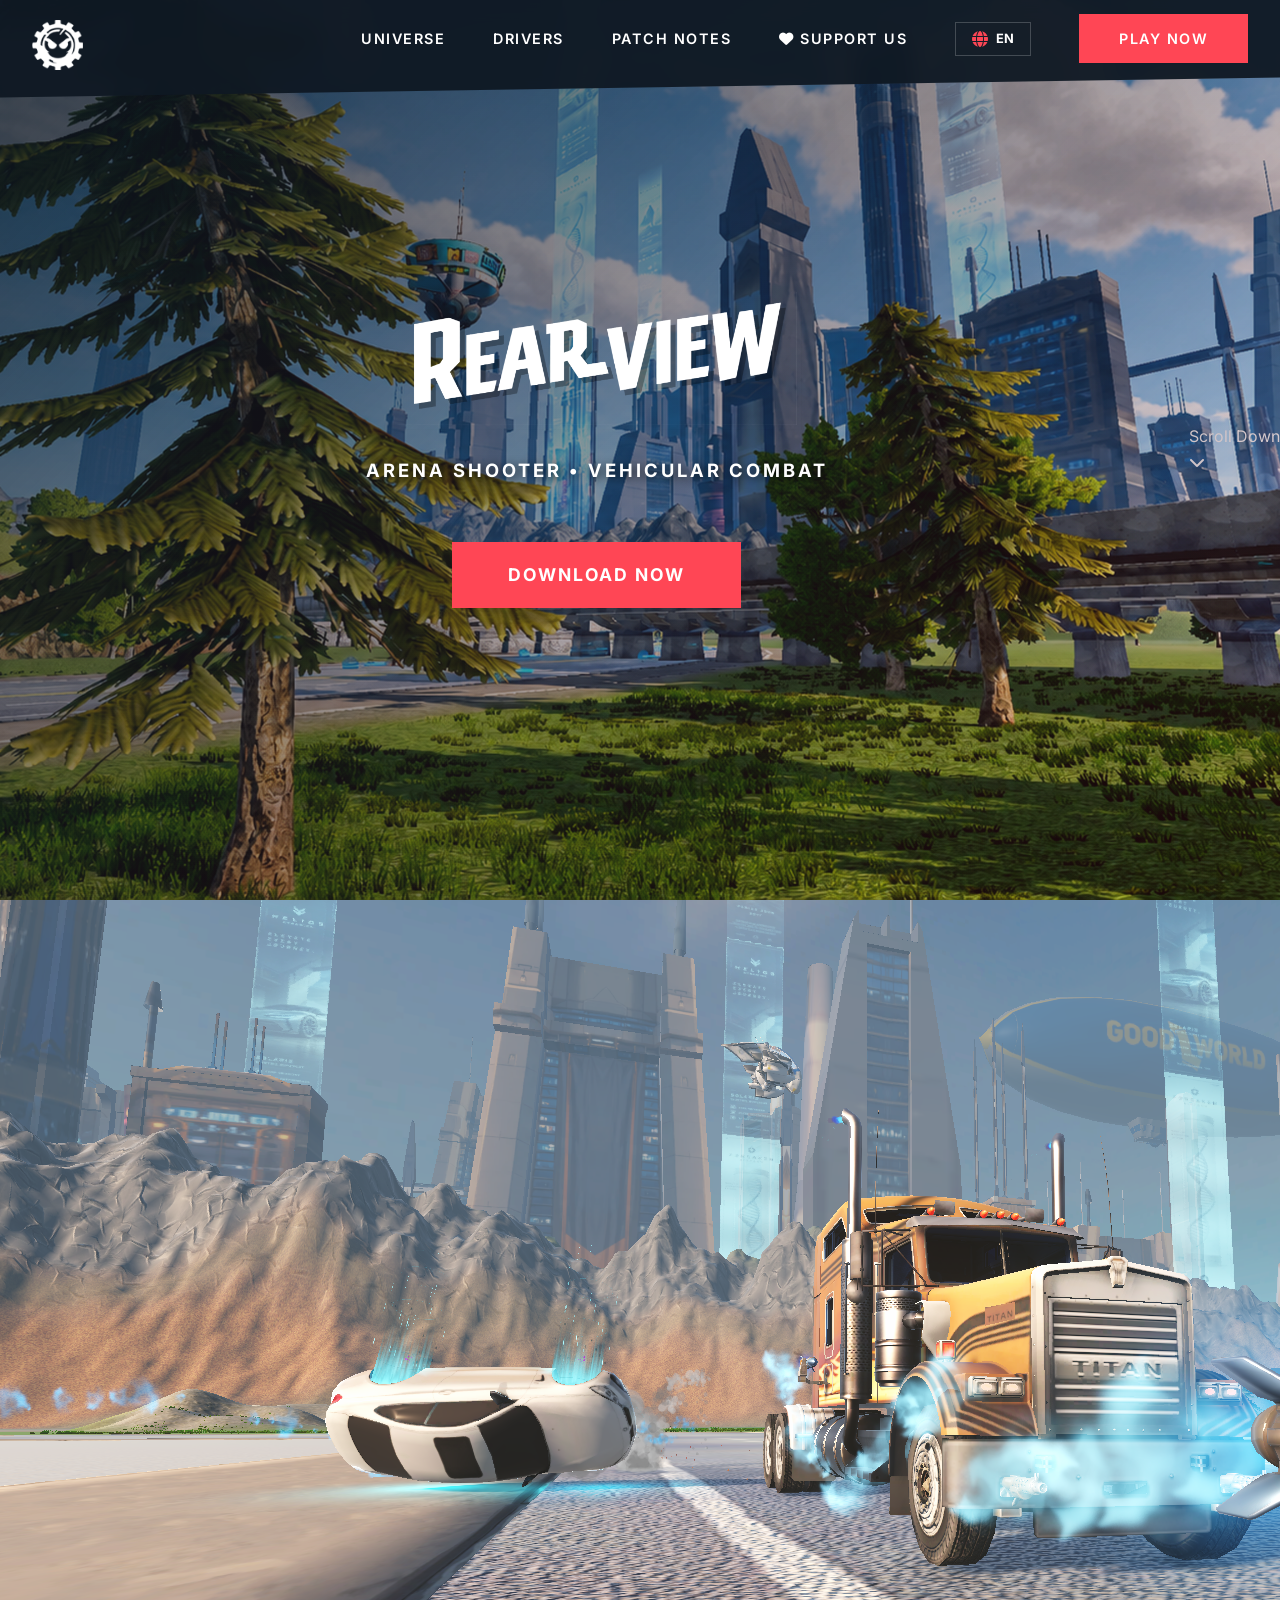
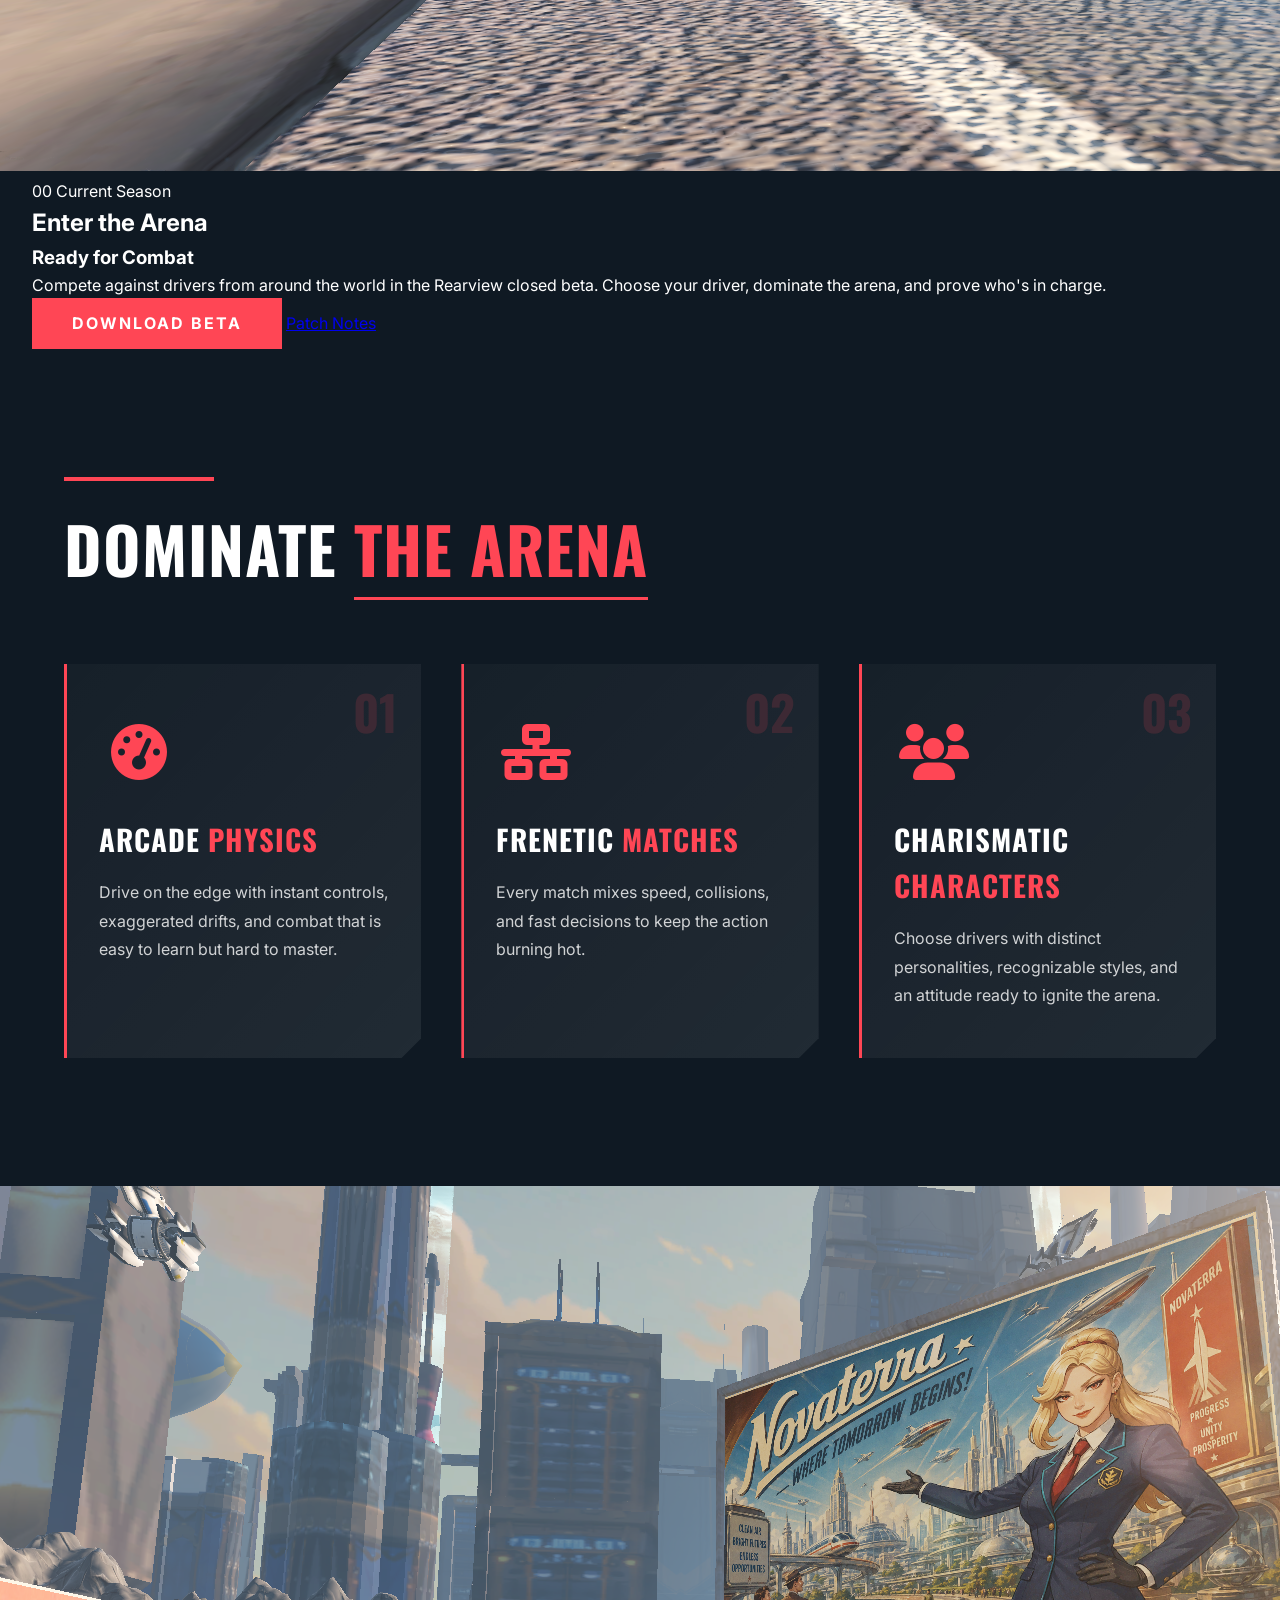
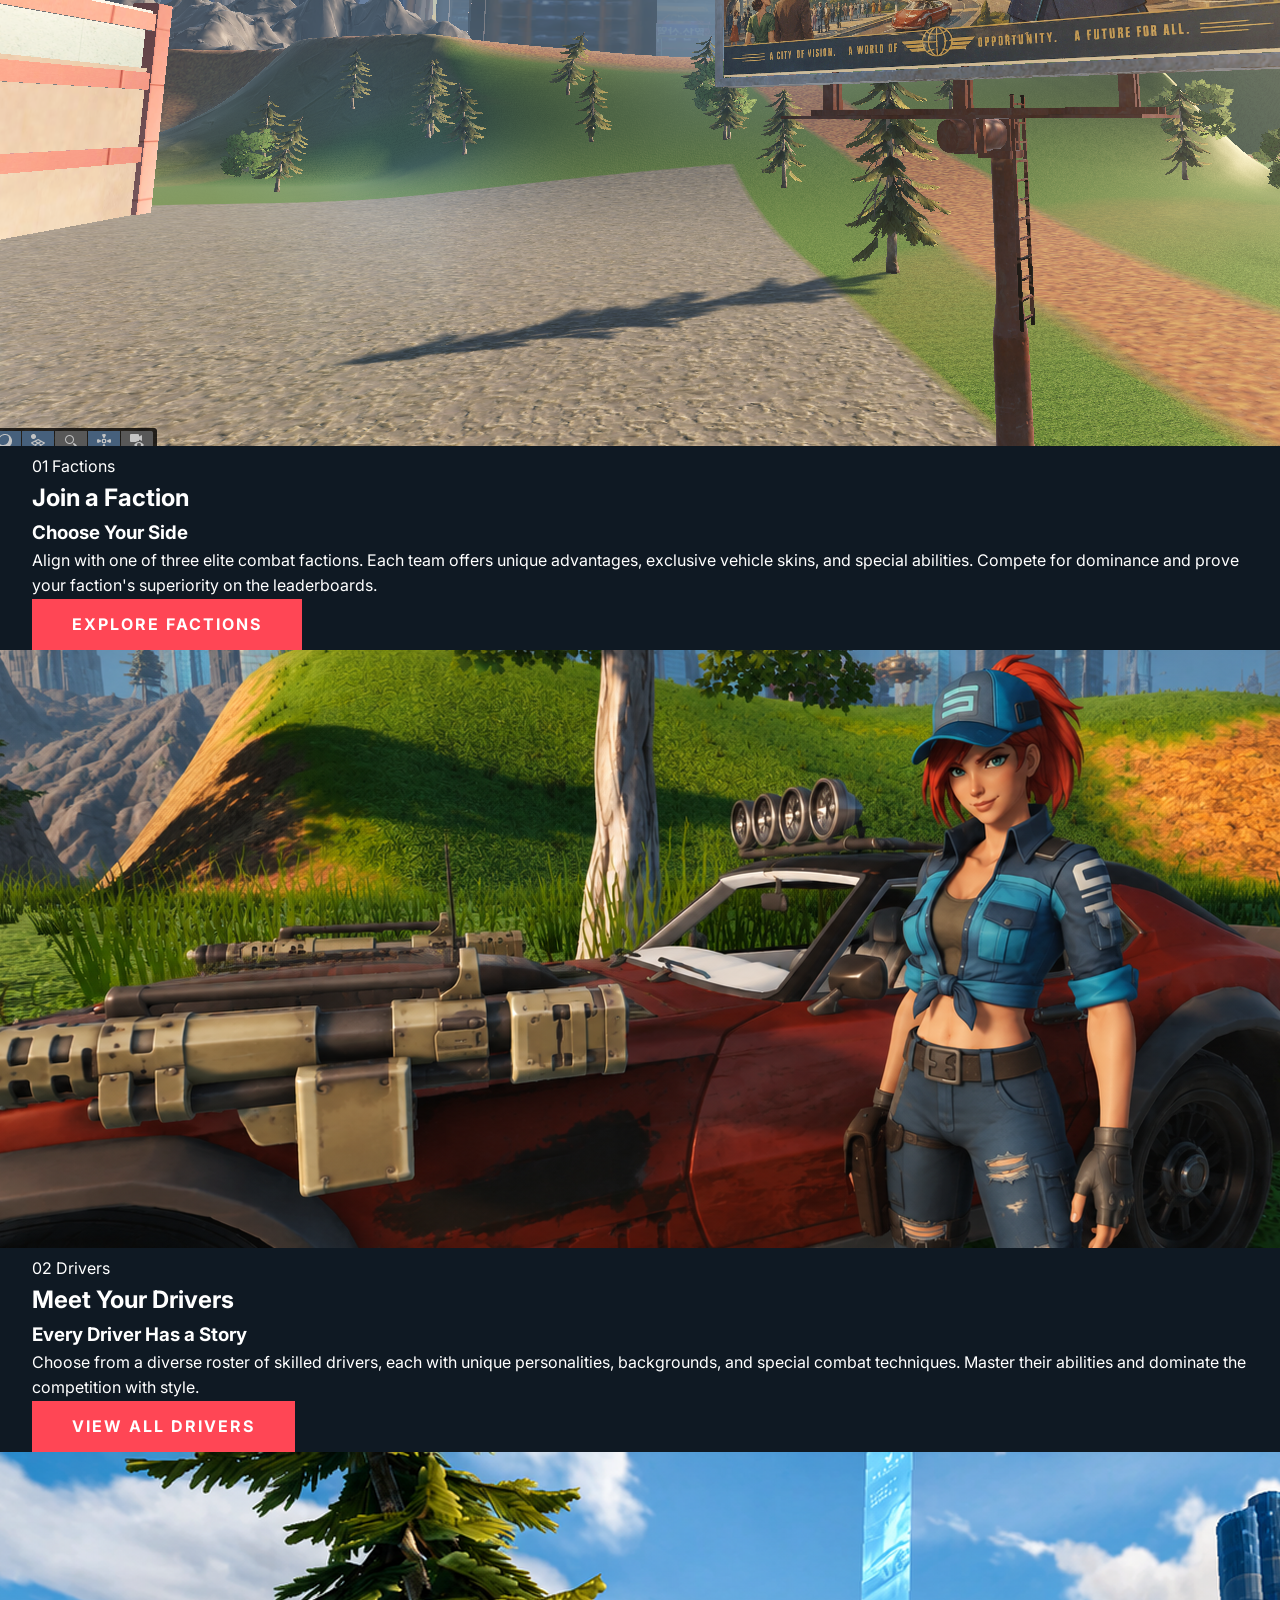
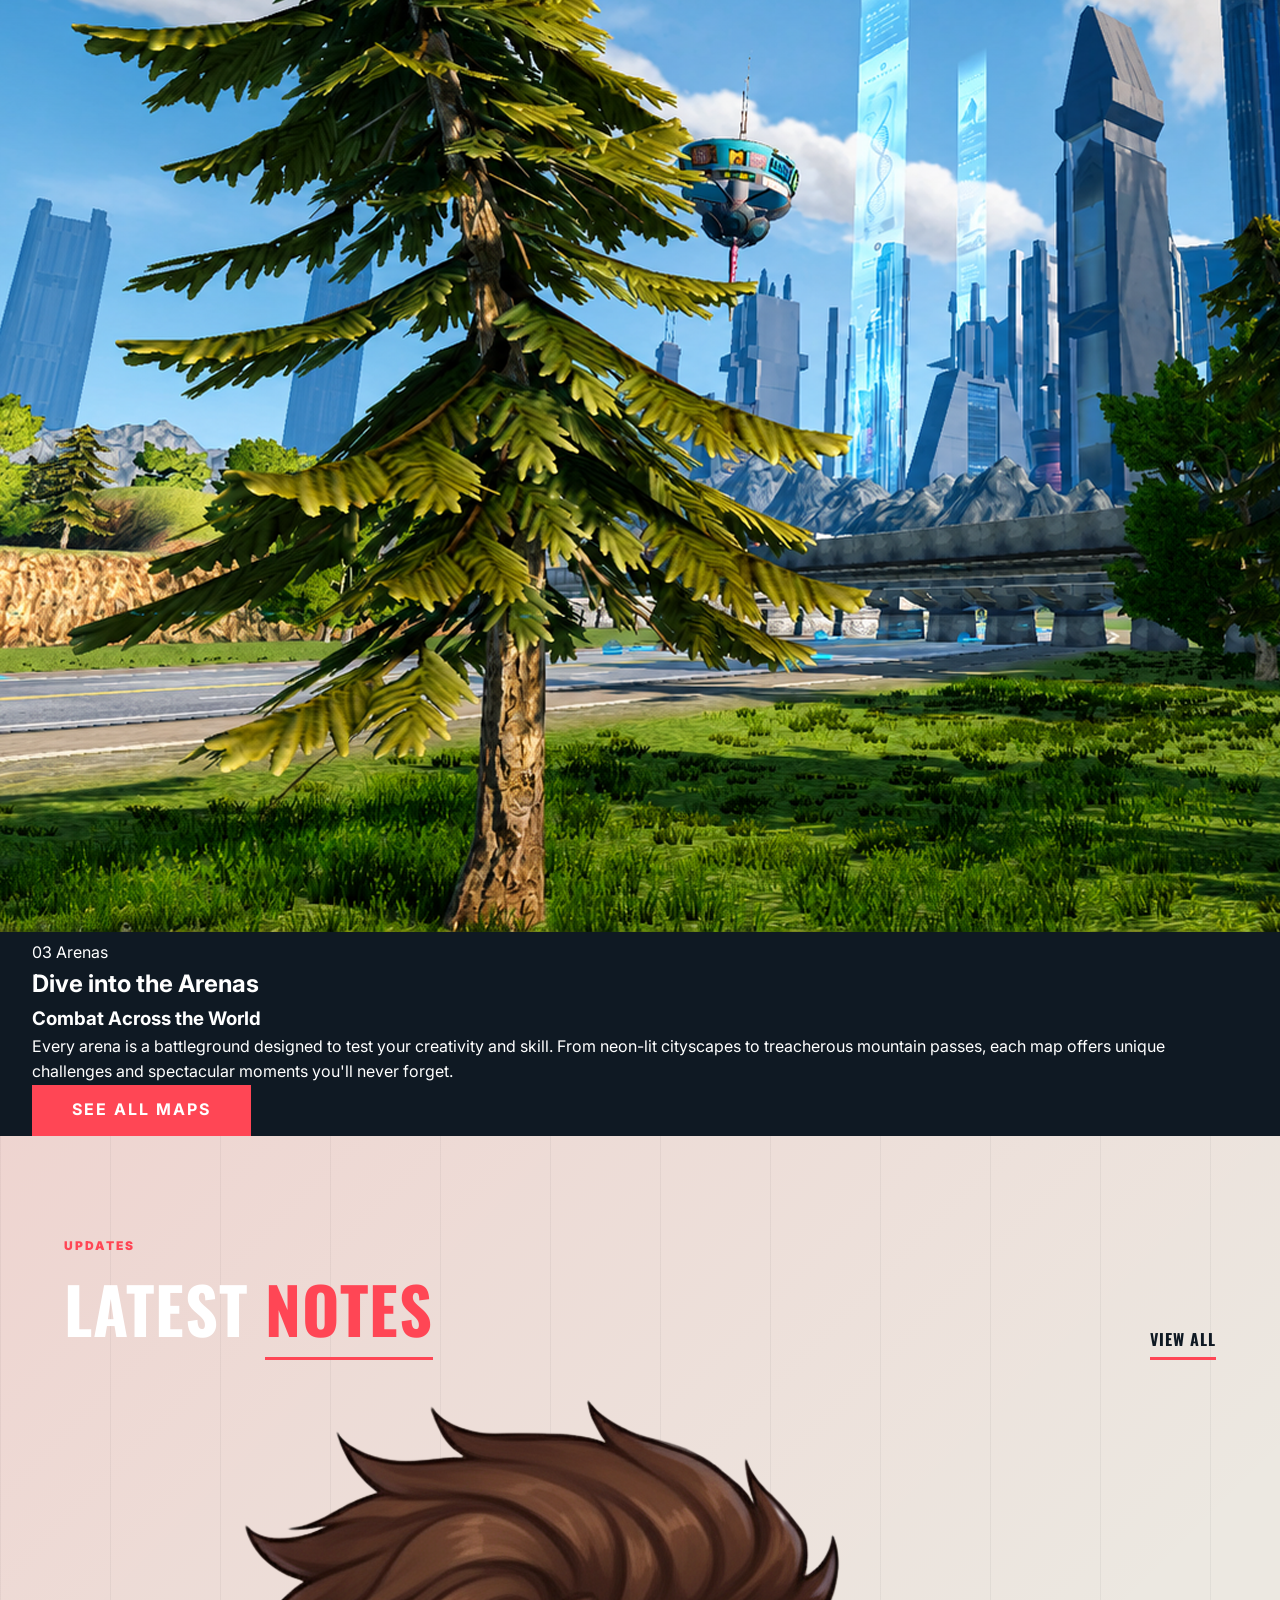
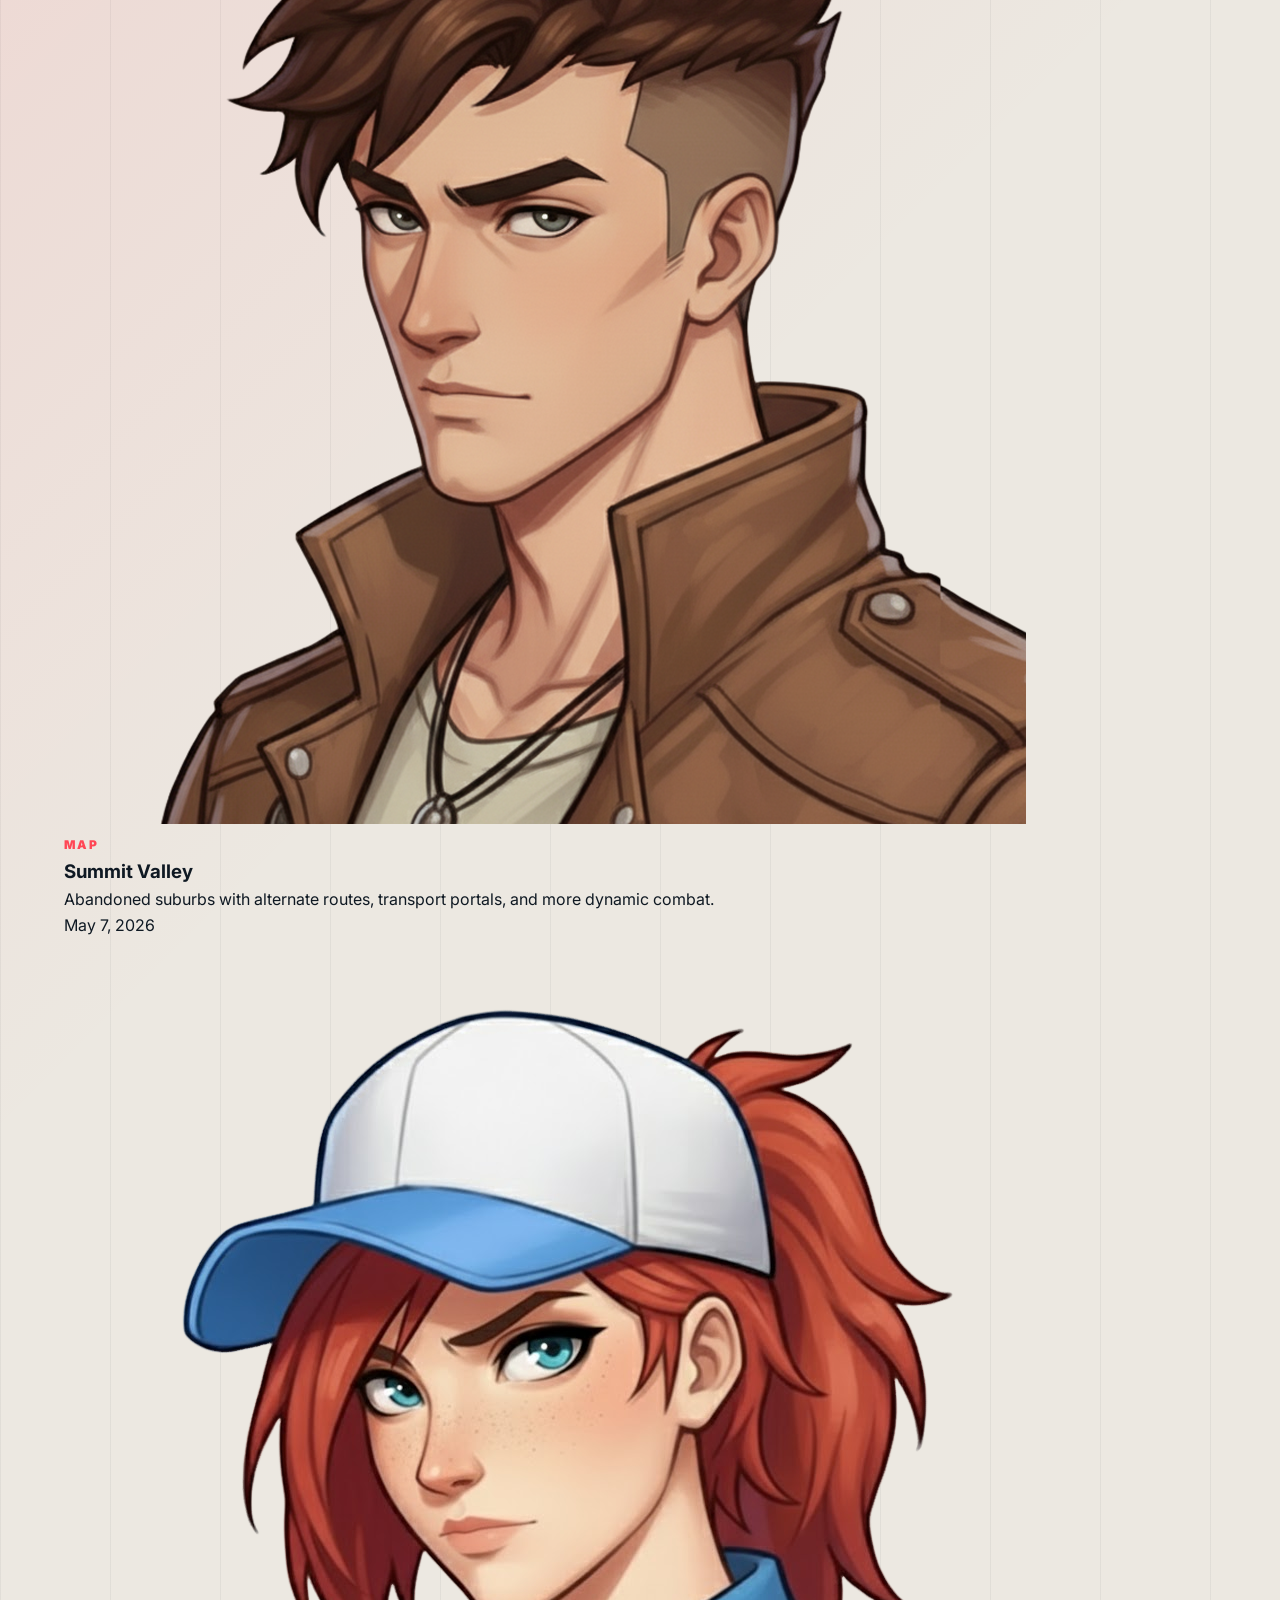
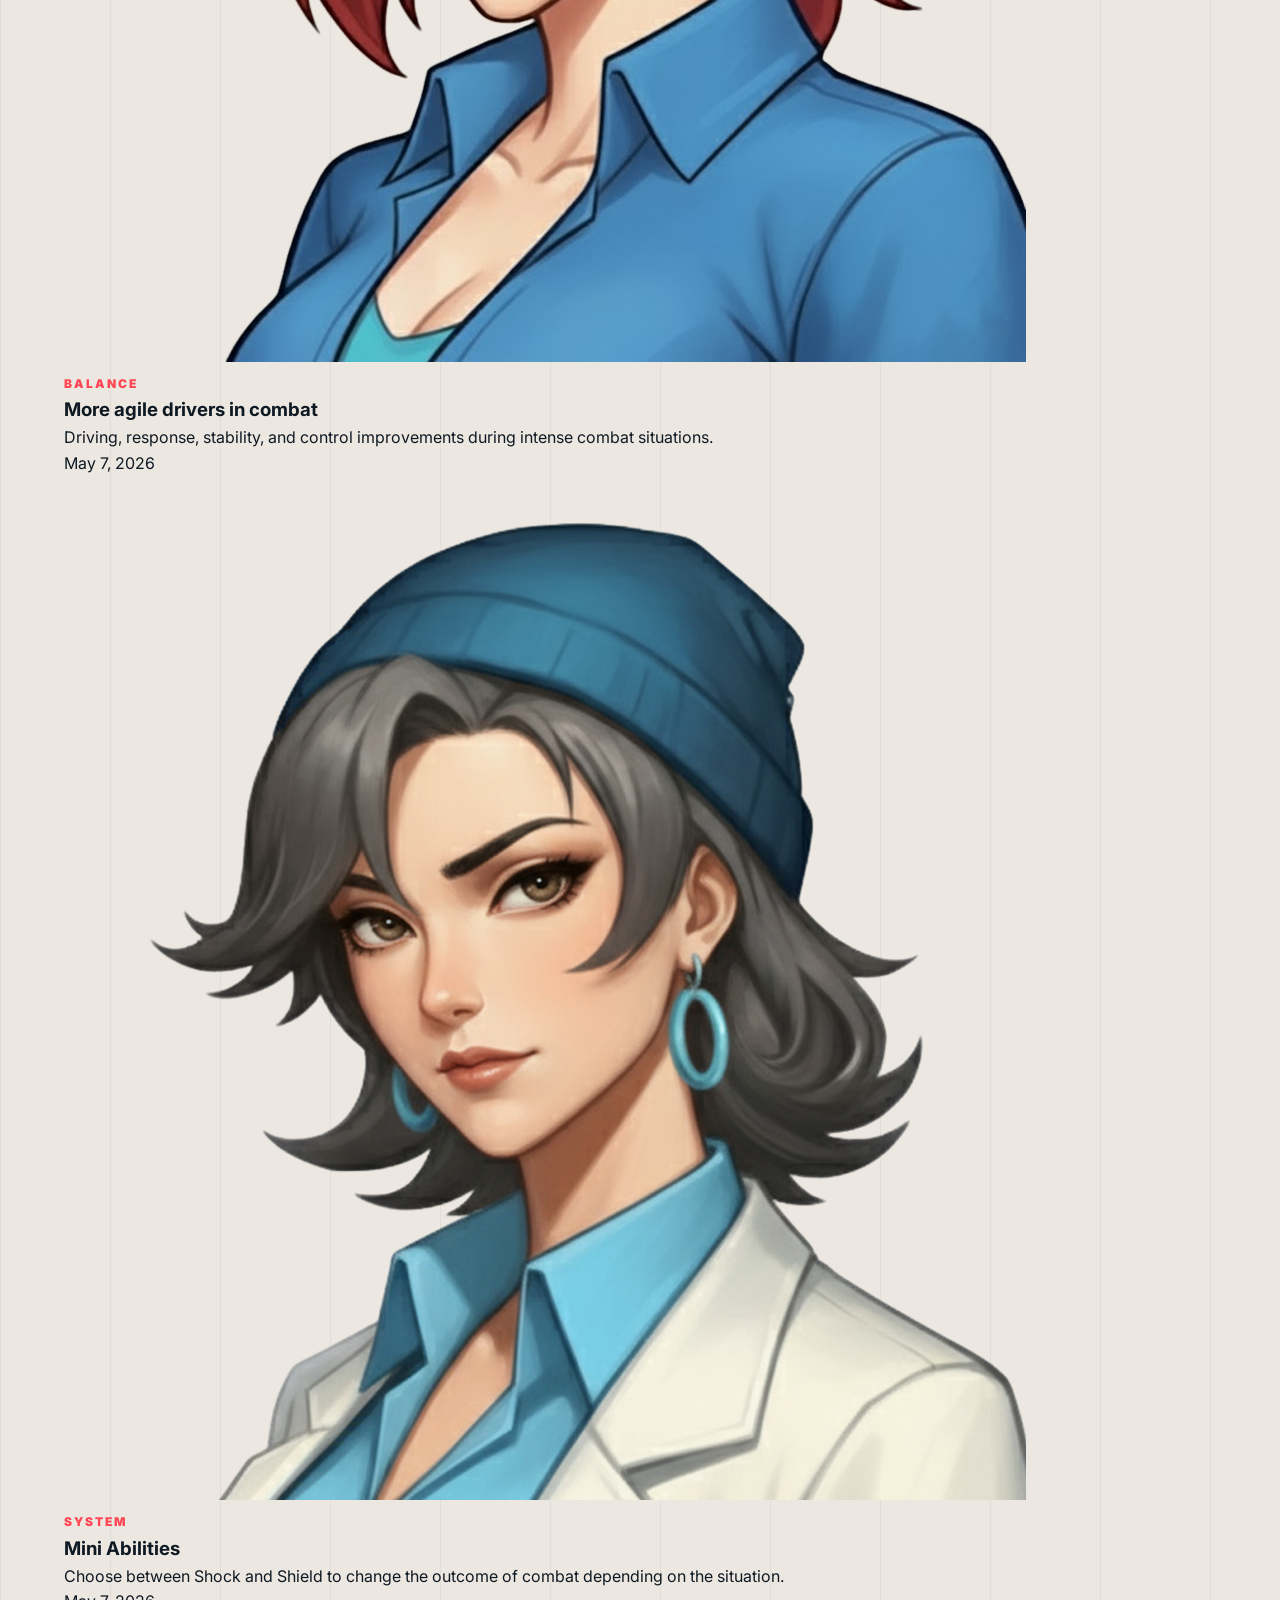
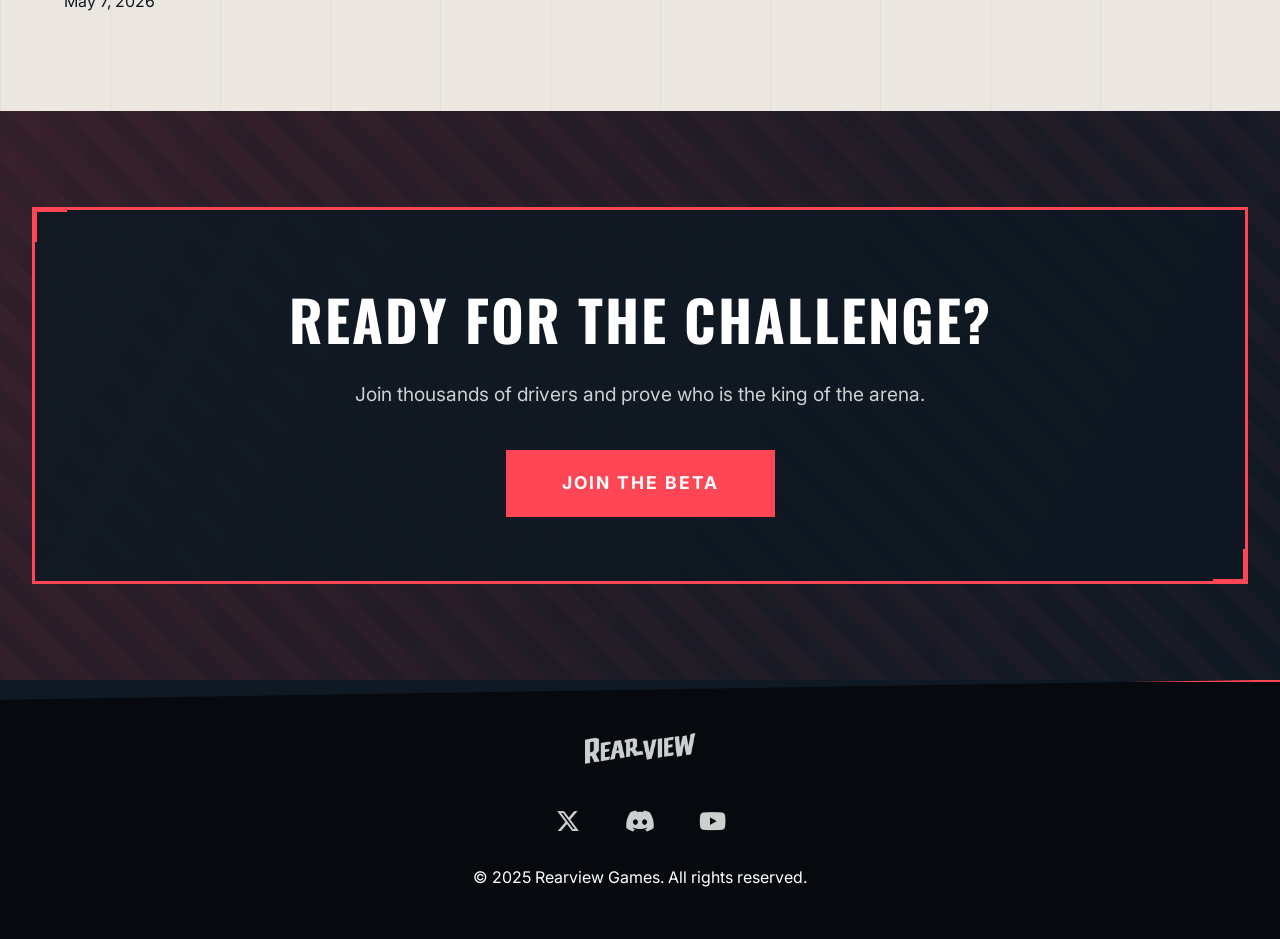
<file: index.html>
<!DOCTYPE html>
<html lang="es">

<head>
    <meta charset="UTF-8">
    <meta name="viewport" content="width=device-width, initial-scale=1.0">
    <title>Rearview | Arena Shooter - Vehicular Combat</title>
    <meta name="description"
        content="Experimenta el combate vehicular definitivo en Rearview. Un arena shooter frenético con gráficos de última generación y acción táctica en equipo.">
    <link rel="icon" type="image/png" href="icon.png">
    <link rel="stylesheet" href="style.css">
    <link rel="preconnect" href="https://fonts.googleapis.com">
    <link rel="preconnect" href="https://fonts.gstatic.com" crossorigin>
    <link
        href="https://fonts.googleapis.com/css2?family=Oswald:wght@400;600;700&family=Inter:wght@400;600;700;900&display=swap"
        rel="stylesheet">
    <!-- Font Awesome Icons -->
    <link rel="stylesheet" href="https://cdnjs.cloudflare.com/ajax/libs/font-awesome/6.5.1/css/all.min.css">
</head>

<body>
    <!-- ─── NAVIGATION ─── -->
    <header id="main-header">
        <nav class="container">
            <div class="logo">
                <img src="isotipo.png" alt="Rearview Isotipo" id="nav-logo">
            </div>
            <ul class="nav-links">
                <li><a href="#universe" data-i18n="nav-universe">Universe</a></li>
                <li><a href="drivers.html" data-i18n="nav-drivers">Drivers</a></li>
                <li><a href="patch-notes.html" data-i18n="nav-patch-notes">Patch Notes</a></li>
                <li><a href="support.html" data-i18n="nav-support">Support us</a></li>
                <li class="lang-selector">
                    <button id="lang-btn" class="lang-btn" aria-label="Change Language">
                        <i class="fa-solid fa-globe"></i>
                        <span id="current-lang">EN</span>
                    </button>
                    <div id="lang-dropdown" class="lang-dropdown">
                        <button class="lang-option" data-lang="en">English</button>
                        <button class="lang-option" data-lang="es">Español</button>
                        <button class="lang-option" data-lang="ja">日本語</button>
                    </div>
                </li>
                <li><a href="download.html" class="btn-primary" data-i18n="nav-play">Jugar Ahora</a></li>
            </ul>
        </nav>
    </header>

    <main>
        <!-- ─── HERO ─── -->
        <section id="hero">
            <div class="hero-overlay"></div>
            <!-- Animated particle layer -->
            <div class="hero-particles" id="heroParticles"></div>

            <div class="hero-content container">
                <img src="logo.png" alt="Rearview Logo" class="hero-logo reveal-text">
                <p class="hero-tagline reveal-text delay-1" data-i18n="hero-tagline">ARENA SHOOTER • COMBATE VEHICULAR</p>
                <div class="hero-actions reveal-text delay-2">
                    <a href="download.html" class="btn-primary btn-large" data-i18n="hero-download">Descargar Ahora</a>
                </div>
            </div>

            <!-- Scroll indicator -->
            <div class="hero-scroll-hint">
                <span data-i18n="scroll-hint">Desplázate</span>
                <div class="scroll-arrow">
                    <i class="fa-solid fa-chevron-down"></i>
                </div>
            </div>
        </section>

        <!-- ─── SEASON / SPOTLIGHT BANNER ─── -->
        <section class="cinematic-section" id="spotlight">
            <div class="cinematic-bg">
                <img src="action.png" alt="Enter the Arena" class="cinematic-bg-img">
                <div class="cinematic-overlay"></div>
            </div>
            <div class="container cinematic-content">
                <div class="cinematic-badge">
                    <span class="badge-num">00</span>
                    <span class="badge-label" data-i18n="spotlight-eyebrow">Temporada Actual</span>
                </div>
                <h2 data-i18n="spotlight-h2">Entra en la <span class="highlight">Arena</span></h2>
                <h3 data-i18n="spotlight-h3">Ready for Combat</h3>
                <p data-i18n="spotlight-p">Compite contra pilotos de todo el mundo en la beta cerrada de Rearview.
                    Elige tu piloto, domina la arena y demuestra quién manda.</p>
                <div class="spotlight-actions">
                    <a href="download.html" class="btn-primary" data-i18n="spotlight-btn1">Descargar Beta</a>
                    <a href="patch-notes.html" class="btn-ghost" data-i18n="spotlight-btn2">Notas del parche</a>
                </div>
            </div>
        </section>

        <!-- ─── FEATURES STRIP ─── -->
        <section id="features">
            <div class="container">
                <div class="section-header">
                    <div class="racing-stripe"></div>
                    <h2 class="section-title" data-i18n="features-title">Domina <span class="highlight">la Arena</span>
                    </h2>
                </div>
                <div class="features-grid">
                    <div class="feature-card reveal-item" data-position="01">
                        <div class="feature-icon">
                            <i class="fa-solid fa-gauge-high"></i>
                        </div>
                        <h3 data-i18n="feat1-h3">Fisica <span>Arcade</span></h3>
                        <p data-i18n="feat1-p">Conduce al limite con controles inmediatos, derrapes exagerados y combates
                            faciles de aprender pero dificiles de dominar.</p>

                    </div>
                    <div class="feature-card reveal-item" data-position="02">
                        <div class="feature-icon">
                            <i class="fa-solid fa-network-wired"></i>
                        </div>
                        <h3 data-i18n="feat2-h3">Partidas <span>Freneticas</span></h3>
                        <p data-i18n="feat2-p">Cada combate mezcla velocidad, choques y decisiones rapidas para mantener
                            la accion siempre al rojo vivo.</p>

                    </div>
                    <div class="feature-card reveal-item" data-position="03">
                        <div class="feature-icon">
                            <i class="fa-solid fa-users"></i>
                        </div>
                        <h3 data-i18n="feat3-h3">Personajes <span>Carismaticos</span></h3>
                        <p data-i18n="feat3-p">Elige pilotos con personalidad propia, estilos reconocibles y una
                            actitud lista para encender la arena.</p>

                    </div>
                </div>
            </div>
        </section>

        <!-- ─── CINEMATIC SHOWCASE: FACTIONS ─── -->
        <section class="cinematic-section" id="universe">
            <div class="cinematic-bg">
                <img src="factions.png" alt="Racing Factions" class="cinematic-bg-img">
                <div class="cinematic-overlay"></div>
            </div>
            <div class="container cinematic-content">
                <div class="cinematic-badge">
                    <span class="badge-num">01</span>
                    <span class="badge-label" data-i18n="badge-factions">Facciones</span>
                </div>
                <h2 data-i18n="factions-h2">Join a <span class="highlight">Faction</span></h2>
                <h3 data-i18n="factions-h3">Choose Your Side</h3>
                <p data-i18n="factions-p">Align with one of three elite combat factions. Each team offers unique
                    advantages, exclusive vehicle skins, and special abilities. Compete for dominance and prove your
                    faction's superiority on the leaderboards.</p>
                <a href="#factions" class="btn-primary" data-i18n="factions-btn">EXPLORE FACTIONS</a>
            </div>
        </section>

        <!-- ─── CINEMATIC SHOWCASE: DRIVERS ─── -->
        <section class="cinematic-section cinematic-flip" id="drivers-showcase">
            <div class="cinematic-bg">
                <img src="drivers.png" alt="Rearview Drivers" class="cinematic-bg-img">
                <div class="cinematic-overlay"></div>
            </div>
            <div class="container cinematic-content">
                <div class="cinematic-badge">
                    <span class="badge-num">02</span>
                    <span class="badge-label" data-i18n="badge-drivers">Pilotos</span>
                </div>
                <h2 data-i18n="drivers-h2">Meet Your <span class="highlight">Drivers</span></h2>
                <h3 data-i18n="drivers-h3">Every Driver Has a Story</h3>
                <p data-i18n="drivers-p">Choose from a diverse roster of skilled drivers, each with unique
                    personalities, backgrounds, and special combat techniques. Master their abilities and dominate the
                    competition with style.</p>
                <a href="drivers.html" class="btn-primary" data-i18n="drivers-btn">VIEW ALL DRIVERS</a>
            </div>
        </section>

        <!-- ─── CINEMATIC SHOWCASE: MAPS ─── -->
        <section class="cinematic-section" id="maps-showcase">
            <div class="cinematic-bg">
                <img src="maps.png" alt="Race Tracks" class="cinematic-bg-img">
                <div class="cinematic-overlay"></div>
            </div>
            <div class="container cinematic-content">
                <div class="cinematic-badge">
                    <span class="badge-num">03</span>
                    <span class="badge-label" data-i18n="badge-maps">Mapas</span>
                </div>
                <h2 data-i18n="maps-h2">Dive into the <span class="highlight">Arenas</span></h2>
                <h3 data-i18n="maps-h3">Combat Across the World</h3>
                <p data-i18n="maps-p">Every arena is a battleground designed to test your creativity and skill. From
                    neon-lit cityscapes to treacherous mountain passes, each map offers unique challenges and spectacular
                    moments you'll never forget.</p>
                <a href="#maps" class="btn-primary" data-i18n="maps-btn">SEE ALL MAPS</a>
            </div>
        </section>

        <!-- ─── NEWS / PATCH CARDS ─── -->
        <section id="latest-patches">
            <div class="container">
                <div class="patch-header">
                    <div>
                        <span class="patch-eyebrow" data-i18n="patch-eyebrow">Actualizaciones</span>
                        <h2 class="section-title" data-i18n="latest-patch-title">Últimas <span
                                class="highlight">Notas</span></h2>
                    </div>
                    <a href="patch-notes.html" class="patch-view-all" data-i18n="patch-view-all">Ver todas</a>
                </div>

                <div class="news-grid">
                    <article class="news-card news-card--large reveal-item">
                        <div class="news-card-img">
                            <img src="breakway.png" alt="Patch art" loading="lazy">
                            <div class="news-card-overlay"></div>
                        </div>
                        <div class="news-card-body">
                            <span class="patch-type" data-i18n="patch-card1-type">Balance</span>
                            <h3 data-i18n="patch-card1-title">Pilotos más ágiles en combate</h3>
                            <p data-i18n="patch-card1-copy">Reducimos la recuperación tras impactos y aumentamos la
                                respuesta en giros cerrados.</p>
                            <time data-i18n="patch-card1-date">2 de mayo de 2026</time>
                        </div>
                    </article>
                    <article class="news-card reveal-item">
                        <div class="news-card-img">
                            <img src="sneaky.png" alt="Map art" loading="lazy">
                            <div class="news-card-overlay"></div>
                        </div>
                        <div class="news-card-body">
                            <span class="patch-type" data-i18n="patch-card2-type">Mapa</span>
                            <h3 data-i18n="patch-card2-title">Distrito Central recibe atajos</h3>
                            <p data-i18n="patch-card2-copy">Se abren accesos laterales para persecuciones más agresivas
                                y remontadas de último segundo.</p>
                            <time data-i18n="patch-card2-date">25 de abril de 2026</time>
                        </div>
                    </article>
                    <article class="news-card reveal-item">
                        <div class="news-card-img">
                            <img src="welfare.png" alt="System art" loading="lazy">
                            <div class="news-card-overlay"></div>
                        </div>
                        <div class="news-card-body">
                            <span class="patch-type" data-i18n="patch-card3-type">Sistema</span>
                            <h3 data-i18n="patch-card3-title">Recompensas de escuadrón</h3>
                            <p data-i18n="patch-card3-copy">Las asistencias, bloqueos y objetivos compartidos ahora
                                suman más progreso para todo el equipo.</p>
                            <time data-i18n="patch-card3-date">18 de abril de 2026</time>
                        </div>
                    </article>
                </div>
            </div>
        </section>

        <!-- ─── CTA ─── -->
        <section id="cta">
            <div class="container cta-box reveal-item">
                <h2 data-i18n="cta-h2">¿Listo para el desafío?</h2>
                <p data-i18n="cta-p">Únete a miles de pilotos y demuestra quién es el rey de la arena.</p>
                <a href="download.html" class="btn-primary btn-large" data-i18n="cta-btn">Únete a la Beta</a>
            </div>
        </section>
    </main>

    <!-- ─── FOOTER ─── -->
    <footer>
        <div class="container footer-content">
            <div class="footer-logo">
                <img src="logo.png" alt="Rearview Logo">
            </div>
            <div class="social-links">
                <a href="https://x.com/RearviewGame" target="_blank" rel="noopener" aria-label="X / Twitter"
                    class="social-icon">
                    <i class="fa-brands fa-x-twitter"></i>
                </a>
                <a href="https://discord.gg/JERPPjzKcg" target="_blank" rel="noopener" aria-label="Discord"
                    class="social-icon">
                    <i class="fa-brands fa-discord"></i>
                </a>
                <a href="https://www.youtube.com/@RearviewGame" target="_blank" rel="noopener" aria-label="YouTube"
                    class="social-icon">
                    <i class="fa-brands fa-youtube"></i>
                </a>
            </div>
            <p data-i18n="footer-copy">&copy; 2025 Rearview Games. Todos los derechos reservados.</p>
        </div>
    </footer>

    <script src="script.js"></script>
    <script>
        // Hero particles
        (function () {
            const container = document.getElementById('heroParticles');
            if (!container) return;
            for (let i = 0; i < 30; i++) {
                const dot = document.createElement('div');
                dot.className = 'particle';
                dot.style.cssText = `
                    left:${Math.random() * 100}%;
                    top:${Math.random() * 100}%;
                    width:${2 + Math.random() * 3}px;
                    height:${2 + Math.random() * 3}px;
                    animation-delay:${Math.random() * 6}s;
                    animation-duration:${4 + Math.random() * 8}s;
                `;
                container.appendChild(dot);
            }
        })();

        // Scroll-based header transparency
        const header = document.getElementById('main-header');
        window.addEventListener('scroll', () => {
            header.classList.toggle('scrolled', window.scrollY > 80);
        });

        // Intersection observer for reveal-item
        const revealItems = document.querySelectorAll('.reveal-item');
        const observer = new IntersectionObserver((entries) => {
            entries.forEach(e => {
                if (e.isIntersecting) {
                    e.target.classList.add('revealed');
                    observer.unobserve(e.target);
                }
            });
        }, { threshold: 0.15 });
        revealItems.forEach(el => observer.observe(el));
    </script>
</body>

</html>
</file>
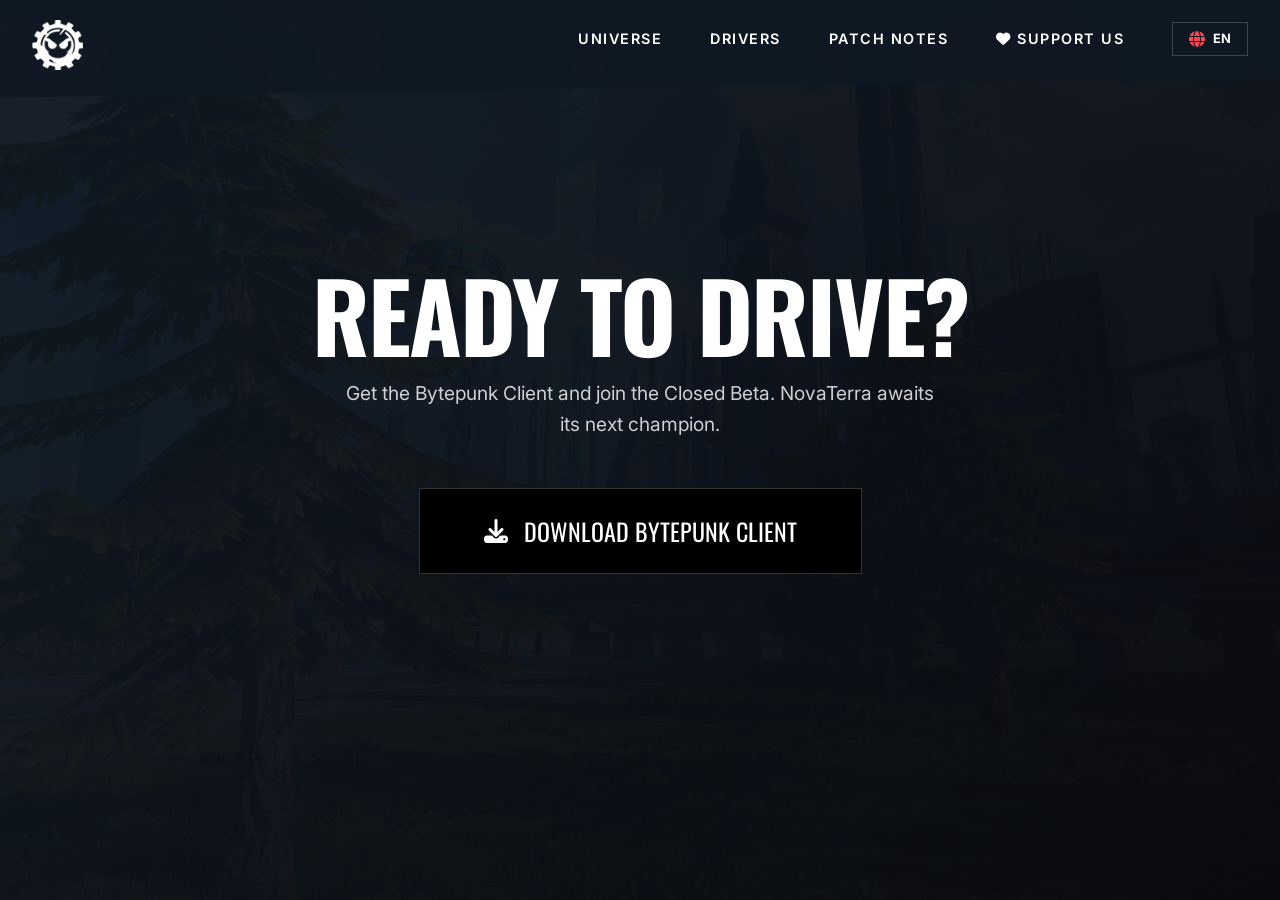
<file: download.html>
<!DOCTYPE html>
<html lang="es">

<head>
    <meta charset="UTF-8">
    <meta name="viewport" content="width=device-width, initial-scale=1.0">
    <title>Download | Rearview - Arena Shooter</title>
    <meta name="description" content="Download the Bytepunk Client and start playing Rearview today.">
    <link rel="icon" type="image/png" href="icon.png">
    <link rel="stylesheet" href="style.css">
    <link rel="preconnect" href="https://fonts.googleapis.com">
    <link rel="preconnect" href="https://fonts.gstatic.com" crossorigin>
    <link
        href="https://fonts.googleapis.com/css2?family=Oswald:wght@400;600;700&family=Inter:wght@400;600;700;900&display=swap"
        rel="stylesheet">
    <link rel="stylesheet" href="https://cdnjs.cloudflare.com/ajax/libs/font-awesome/6.5.1/css/all.min.css">
    <style>
        .download-page #download-hero {
            height: 100vh;
            display: flex;
            align-items: center;
            justify-content: center;
            background: linear-gradient(135deg, rgba(15, 25, 35, 0.95) 0%, rgba(10, 10, 15, 0.98) 100%), url('maps.png') center/cover no-repeat;
            text-align: center;
            position: relative;
            overflow: hidden;
        }

        .download-container {
            max-width: 800px;
            z-index: 10;
            padding: 2rem;
        }

        .download-container h1 {
            font-family: var(--font-header);
            font-size: clamp(3rem, 10vw, 6rem);
            margin-bottom: 1rem;
            text-transform: uppercase;
            line-height: 1;
            letter-spacing: -2px;
        }

        .download-container p {
            font-size: 1.2rem;
            color: var(--text-secondary);
            margin-bottom: 3rem;
            max-width: 600px;
            margin-left: auto;
            margin-right: auto;
        }

        .client-btn {
            background: #000;
            color: #fff;
            border: 1px solid rgba(255, 255, 255, 0.2);
            padding: 1.5rem 4rem;
            font-size: 1.5rem;
            font-family: var(--font-header);
            text-transform: uppercase;
            cursor: pointer;
            transition: all 0.3s ease;
            position: relative;
            overflow: hidden;
            display: inline-flex;
            align-items: center;
            gap: 1rem;
        }

        .client-btn:hover {
            background: #111;
            border-color: var(--accent-color);
            transform: translateY(-5px);
            box-shadow: 0 10px 30px rgba(0,0,0,0.5);
        }

        .client-btn:active {
            transform: translateY(0);
        }

        .download-msg {
            margin-top: 2rem;
            font-size: 1.1rem;
            color: var(--accent-cyan);
            font-weight: 600;
            opacity: 0;
            transform: translateY(10px);
            transition: all 0.5s ease;
            text-transform: uppercase;
            letter-spacing: 1px;
        }

        .download-msg.active {
            opacity: 1;
            transform: translateY(0);
        }

        /* Decorative Scanlines */
        .download-page .scanline {
            width: 100%;
            height: 100px;
            z-index: 5;
            background: linear-gradient(0deg, rgba(0, 0, 0, 0) 0%, rgba(255, 255, 255, 0.02) 50%, rgba(0, 0, 0, 0) 100%);
            opacity: 0.1;
            position: absolute;
            bottom: 100%;
            animation: scanline 10s linear infinite;
        }

        @keyframes scanline {
            0% { bottom: 100%; }
            100% { bottom: -100px; }
        }
    </style>
</head>

<body class="download-page">
    <header id="main-header">
        <nav class="container">
            <div class="logo">
                <a href="index.html">
                    <img src="isotipo.png" alt="Rearview Isotipo" id="nav-logo">
                </a>
            </div>
            <ul class="nav-links">
                <li><a href="index.html#universe" data-i18n="nav-universe">Universe</a></li>
                <li><a href="drivers.html" data-i18n="nav-drivers">Drivers</a></li>
                <li><a href="patch-notes.html" data-i18n="nav-patch-notes">Patch Notes</a></li>
                <li><a href="support.html" data-i18n="nav-support">Support us</a></li>
                <li class="lang-selector">
                    <button id="lang-btn" class="lang-btn" aria-label="Change Language">
                        <i class="fa-solid fa-globe"></i>
                        <span id="current-lang">EN</span>
                    </button>
                    <div id="lang-dropdown" class="lang-dropdown">
                        <button class="lang-option" data-lang="en">English</button>
                        <button class="lang-option" data-lang="es">Español</button>
                        <button class="lang-option" data-lang="ja">日本語</button>
                    </div>
                </li>
            </ul>
        </nav>
    </header>

    <main>
        <section id="download-hero">
            <div class="scanline"></div>
            <div class="download-container">
                <h1 data-i18n="download-title">READY TO <span class="highlight">DRIVE?</span></h1>
                <p data-i18n="download-p">Get the Bytepunk Client and join the Closed Beta. NovaTerra awaits its next champion.</p>
                
                <button id="download-client-btn" class="client-btn">
                    <i class="fa-solid fa-download"></i>
                    <span data-i18n="download-btn-text">Download Bytepunk Client</span>
                </button>

                <div id="download-status" class="download-msg" data-i18n="download-status-msg">
                    La descarga iniciará en unos segundos...
                </div>
            </div>
        </section>
    </main>

    <script src="script.js"></script>
    <script>
        document.getElementById('download-client-btn').addEventListener('click', function() {
            const status = document.getElementById('download-status');
            status.classList.add('active');
            
            console.log("Download started...");
            
            // Trigger the actual file download from the specified GitHub repository
            setTimeout(() => {
                window.location.href = 'https://github.com/Crimson-dv/BytepunkClientRealesed/raw/main/BytepunkLauncherSetup.exe'; 
            }, 2000);
        });
    </script>
</body>

</html>
</file>
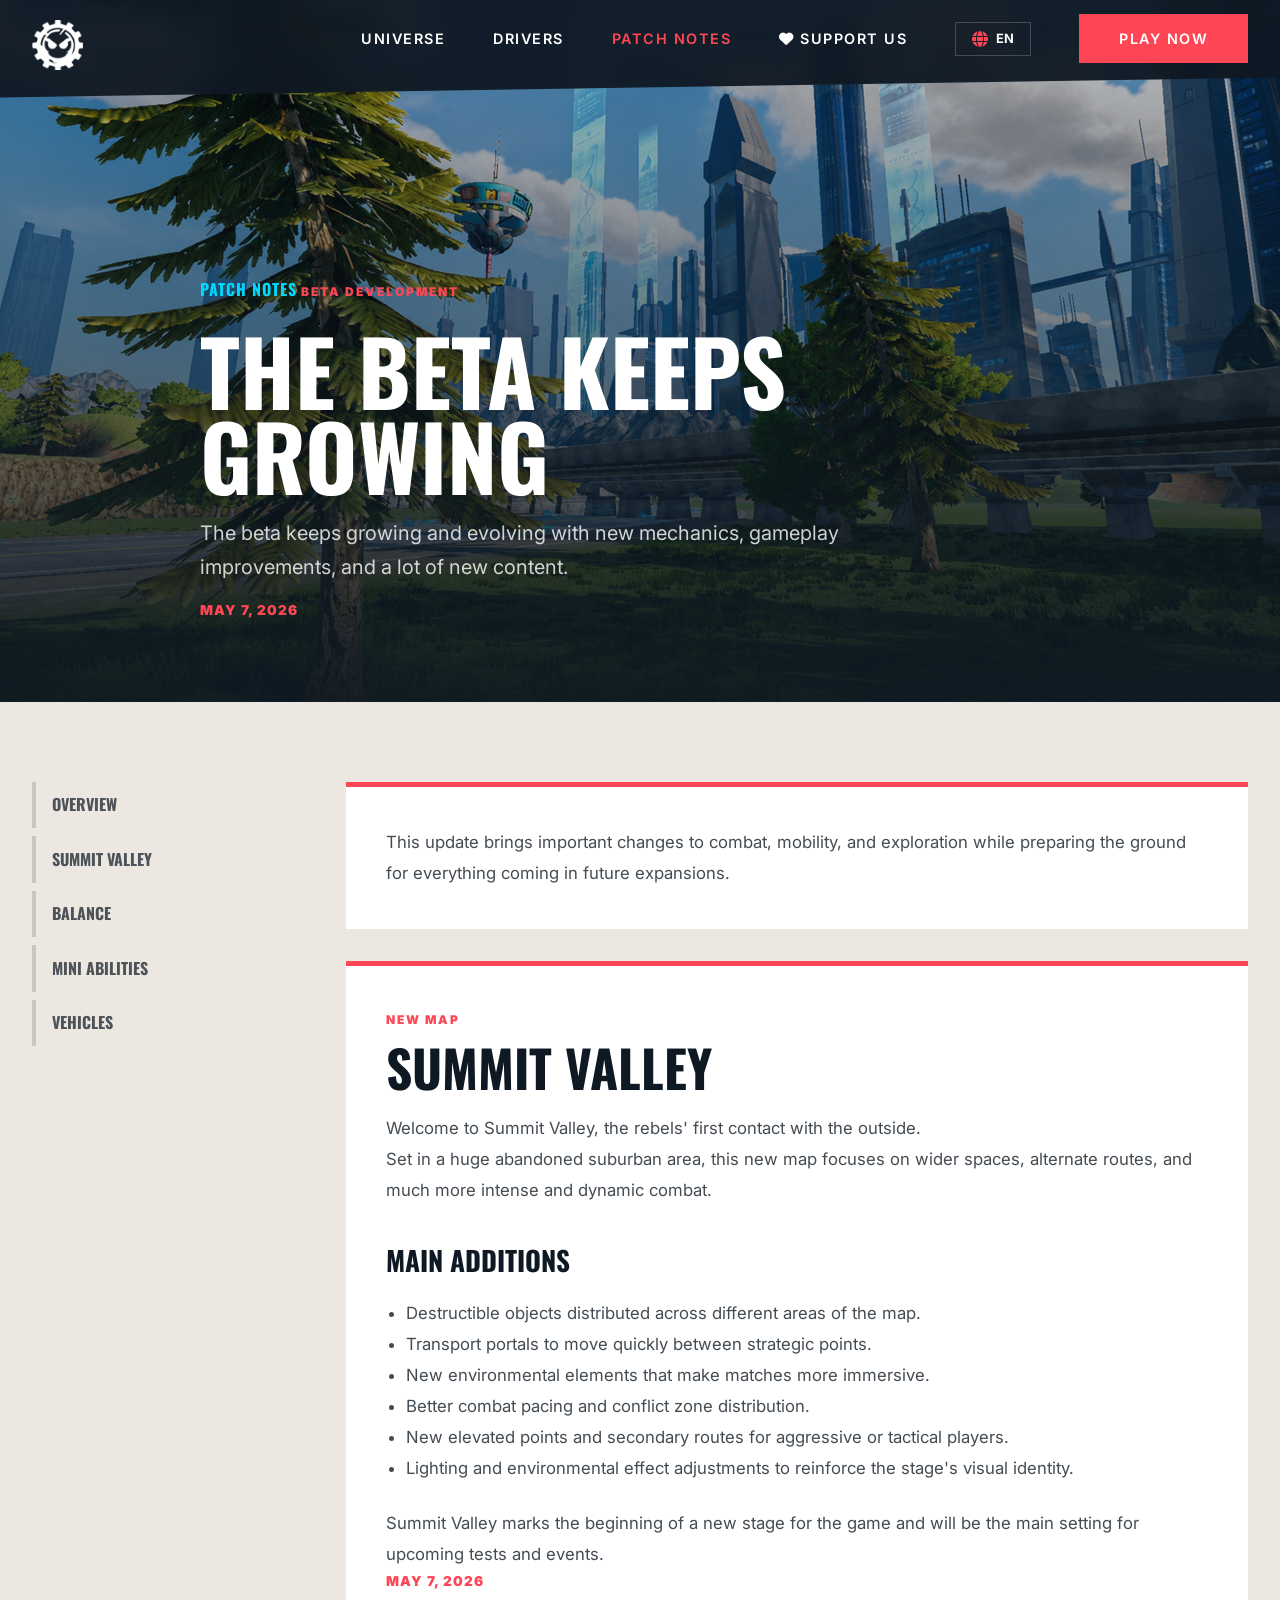
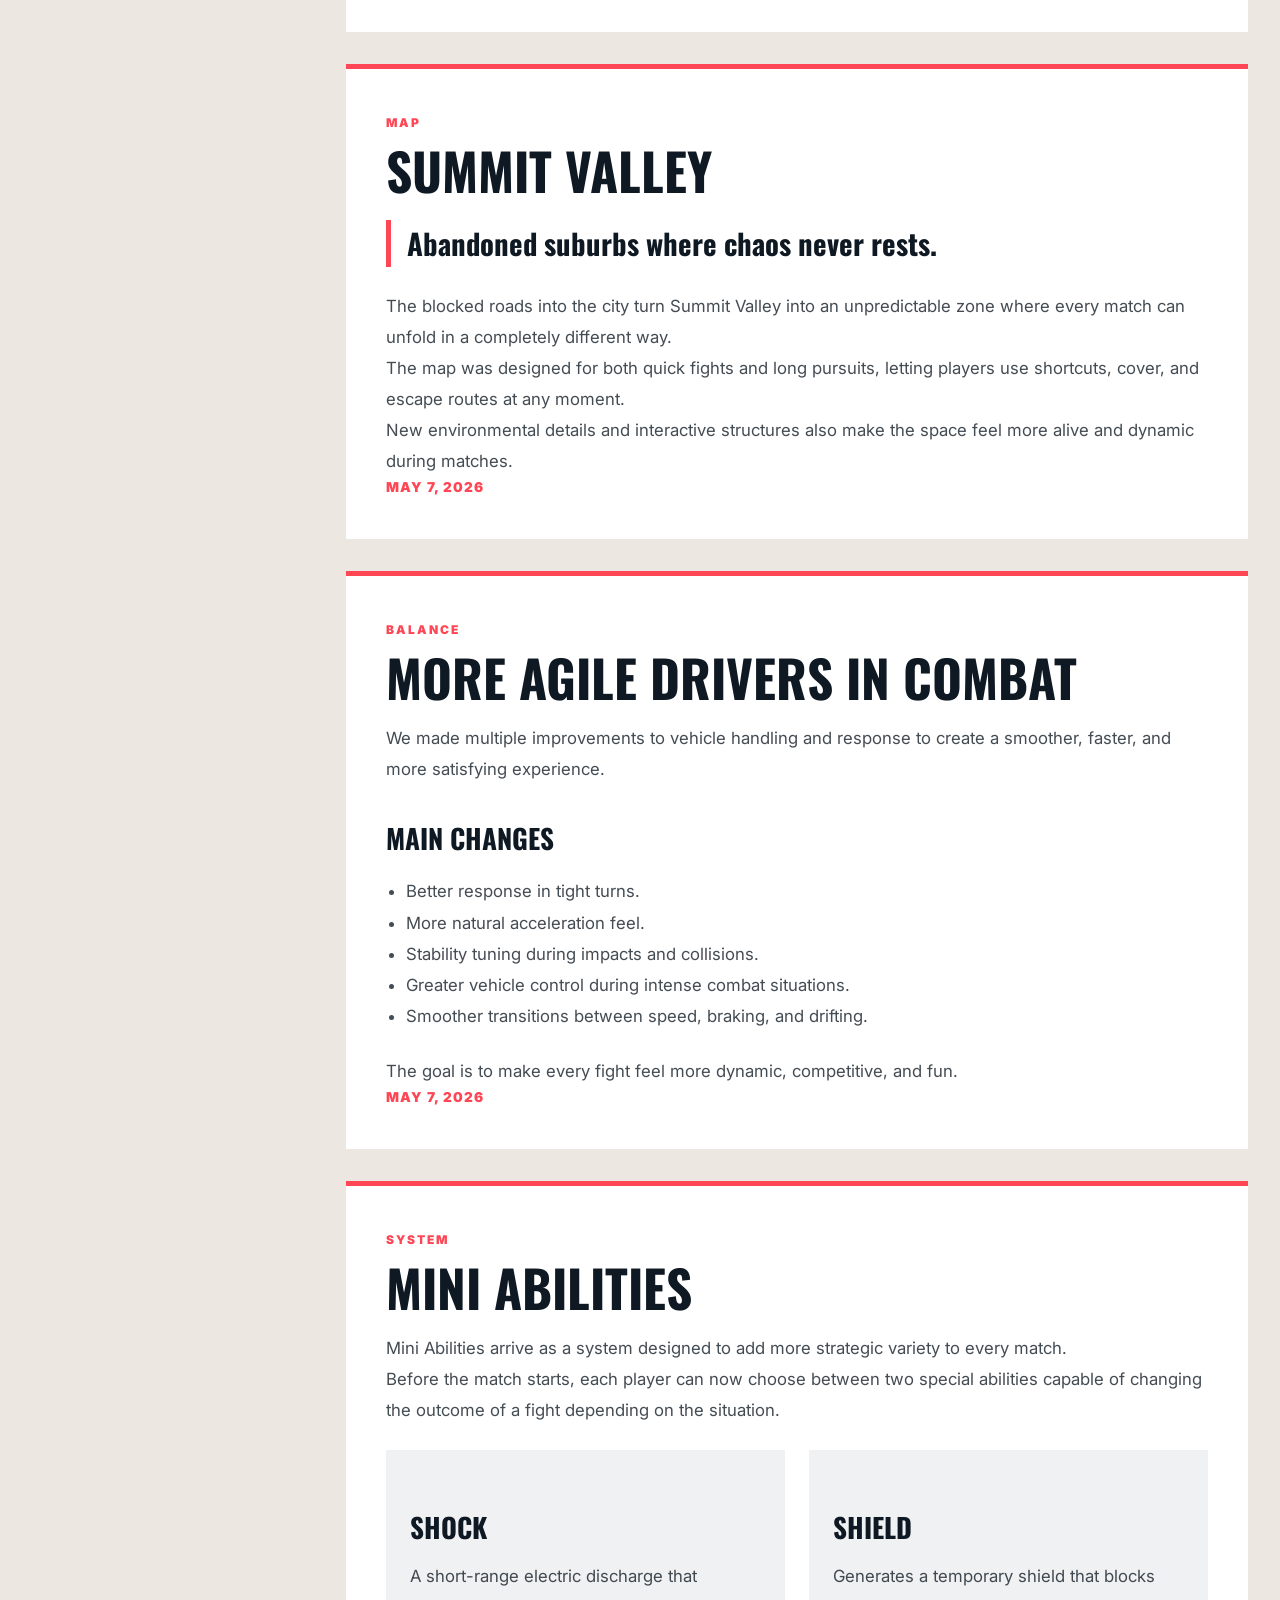
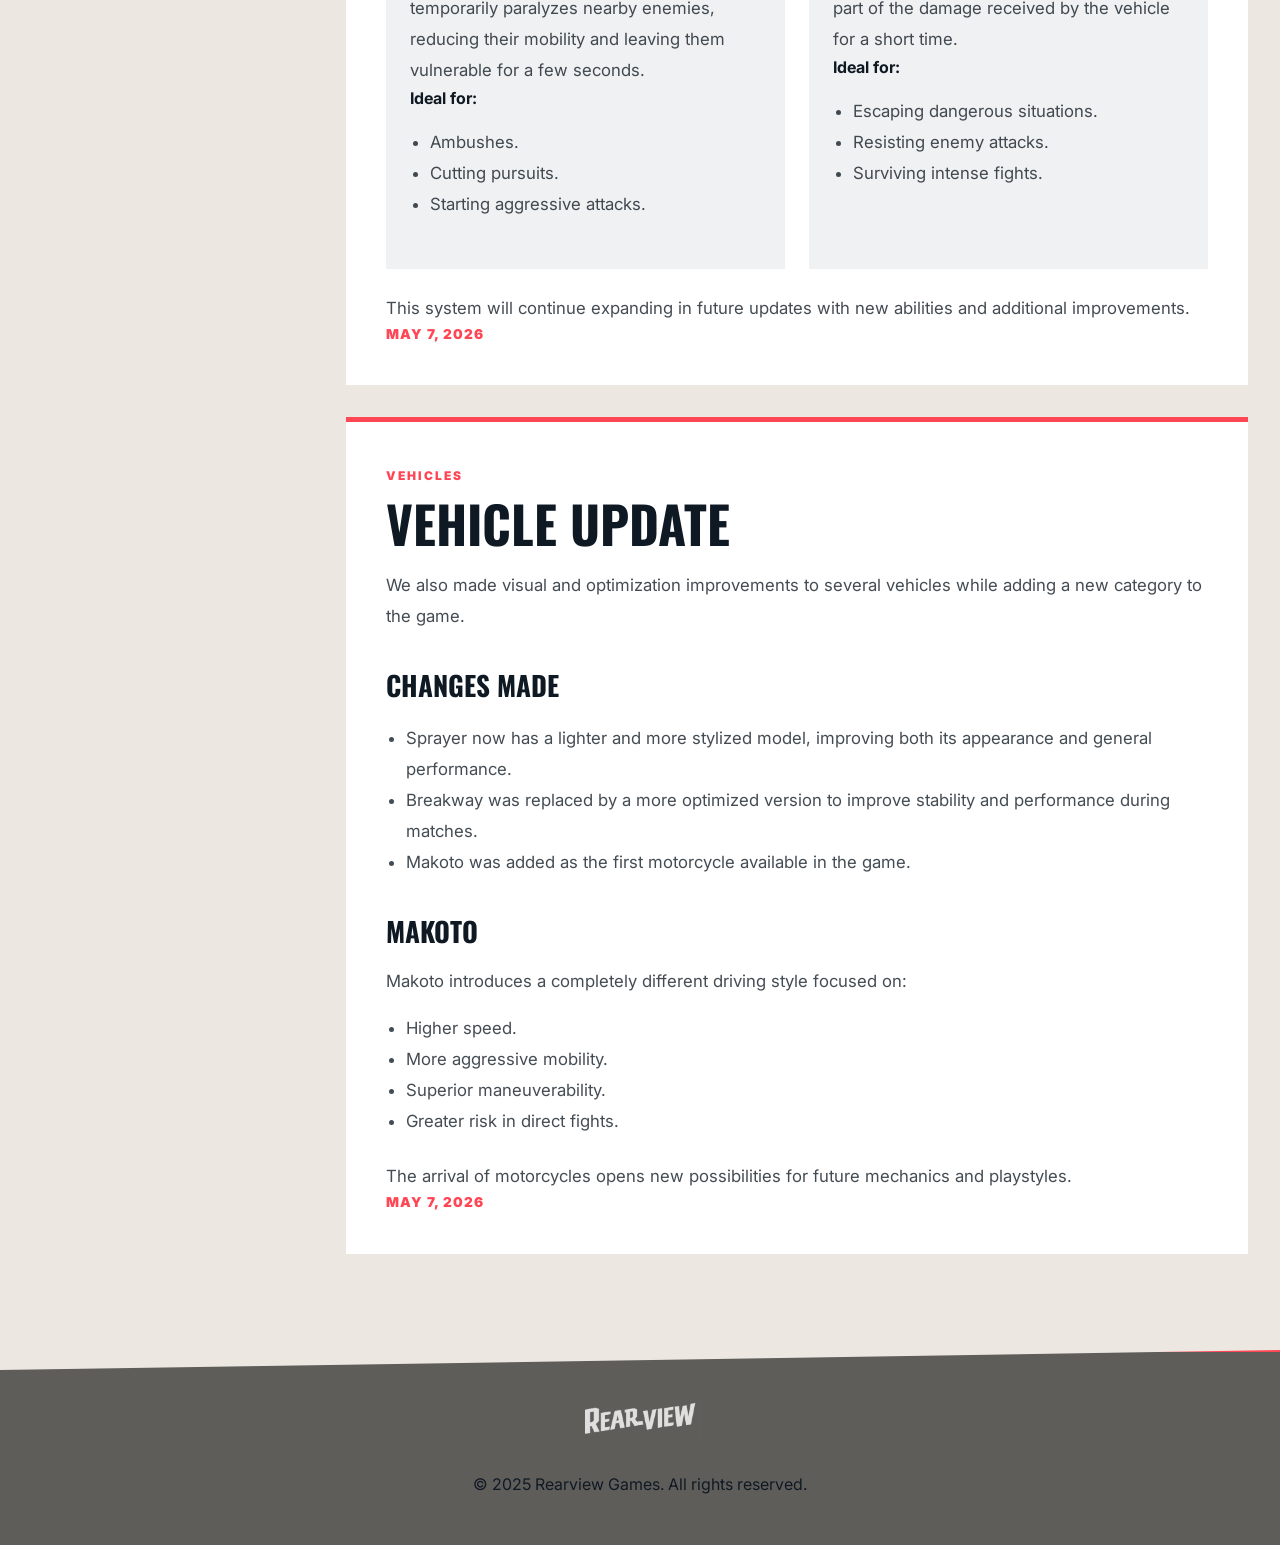
<file: patch-beta-development.html>
<!DOCTYPE html>
<html lang="es">

<head>
    <meta charset="UTF-8">
    <meta name="viewport" content="width=device-width, initial-scale=1.0">
    <title>Beta Development | Rearview</title>
    <meta name="description" content="Notas detalladas de Beta Development para Rearview.">
    <link rel="icon" type="image/png" href="icon.png">
    <link rel="stylesheet" href="style.css">
    <link rel="preconnect" href="https://fonts.googleapis.com">
    <link rel="preconnect" href="https://fonts.gstatic.com" crossorigin>
    <link
        href="https://fonts.googleapis.com/css2?family=Oswald:wght@400;600;700&family=Inter:wght@400;600;700;900&display=swap"
        rel="stylesheet">
    <link rel="stylesheet" href="https://cdnjs.cloudflare.com/ajax/libs/font-awesome/6.5.1/css/all.min.css">
</head>

<body class="patch-detail-page">
    <header id="main-header">
        <nav class="container">
            <div class="logo">
                <a href="index.html">
                    <img src="isotipo.png" alt="Rearview Isotipo" id="nav-logo">
                </a>
            </div>
            <ul class="nav-links">
                <li><a href="index.html#universe" data-i18n="nav-universe">Universe</a></li>
                <li><a href="drivers.html" data-i18n="nav-drivers">Drivers</a></li>
                <li><a href="patch-notes.html" class="active" data-i18n="nav-patch-notes">Patch Notes</a></li>
                <li><a href="support.html" data-i18n="nav-support">Support us</a></li>
                <li class="lang-selector">
                    <button id="lang-btn" class="lang-btn" aria-label="Change Language">
                        <i class="fa-solid fa-globe"></i>
                        <span id="current-lang">EN</span>
                    </button>
                    <div id="lang-dropdown" class="lang-dropdown">
                        <button class="lang-option" data-lang="en">English</button>
                        <button class="lang-option" data-lang="es">Español</button>
                        <button class="lang-option" data-lang="ja">日本語</button>
                    </div>
                </li>
                <li><a href="#" class="btn-primary" data-i18n="nav-play">Jugar Ahora</a></li>
            </ul>
        </nav>
    </header>

    <main>
        <article class="patch-detail">
            <section class="patch-detail-hero">
                <img src="hero_bg.png" alt="Summit Valley">
                <div class="container patch-detail-hero-content">
                    <a href="patch-notes.html" class="patch-back-link" data-i18n="detail-back">Notas de parche</a>
                    <span class="patch-type" data-i18n="patch-feature-type">BETA DEVELOPMENT</span>
                    <h1 data-i18n="detail-hero-title">La beta sigue creciendo</h1>
                    <p data-i18n="detail-hero-copy">La beta sigue creciendo y evolucionando con nuevas mecanicas, mejoras jugables y muchisimo contenido nuevo.</p>
                    <time data-i18n="patch-feature-date">7 de mayo de 2026</time>
                </div>
            </section>

            <div class="container patch-detail-layout">
                <aside class="patch-detail-nav">
                    <a href="#overview" data-i18n="detail-nav-overview">Resumen</a>
                    <a href="#summit-valley">Summit Valley</a>
                    <a href="#balance" data-i18n="detail-nav-balance">Balance</a>
                    <a href="#mini-habilidades" data-i18n="detail-nav-abilities">Mini Habilidades</a>
                    <a href="#vehiculos" data-i18n="detail-nav-vehicles">Vehiculos</a>
                </aside>

                <div class="patch-detail-content">
                    <section id="overview" class="patch-detail-section">
                        <p data-i18n="detail-overview-p">Esta actualizacion trae cambios importantes en combate, movilidad y exploracion, ademas de preparar el terreno para todo lo que viene en futuras expansiones del juego.</p>
                    </section>

                    <section id="summit-valley" class="patch-detail-section">
                        <span class="patch-type" data-i18n="detail-new-map">Nuevo mapa</span>
                        <h2>Summit Valley</h2>
                        <p data-i18n="detail-summit-p1">Bienvenido a Summit Valley, el primer contacto de los rebeldes con el exterior.</p>
                        <p data-i18n="detail-summit-p2">Ubicado en una enorme zona suburbana abandonada, este nuevo mapa apuesta por escenarios mas abiertos, rutas alternativas y combates mucho mas intensos y dinamicos.</p>

                        <h3 data-i18n="detail-main-news">Novedades principales</h3>
                        <ul>
                            <li data-i18n="detail-summit-li1">Objetos destruibles distribuidos por diferentes zonas del mapa.</li>
                            <li data-i18n="detail-summit-li2">Portales de transporte para moverte rapidamente entre puntos estrategicos.</li>
                            <li data-i18n="detail-summit-li3">Nuevos elementos ambientales que hacen las partidas mas inmersivas.</li>
                            <li data-i18n="detail-summit-li4">Mejor ritmo de combate y distribucion de zonas de conflicto.</li>
                            <li data-i18n="detail-summit-li5">Nuevos puntos elevados y rutas secundarias para jugadores mas agresivos o tacticos.</li>
                            <li data-i18n="detail-summit-li6">Ajustes de iluminacion y efectos ambientales para reforzar la identidad visual del escenario.</li>
                        </ul>

                        <p data-i18n="detail-summit-p3">Summit Valley marca el comienzo de una nueva etapa para el juego y sera el escenario principal de las proximas pruebas y eventos.</p>
                        <time data-i18n="patch-feature-date">7 de mayo de 2026</time>
                    </section>

                    <section class="patch-detail-section">
                        <span class="patch-type" data-i18n="patch-card1-type">Mapa</span>
                        <h2>Summit Valley</h2>
                        <blockquote data-i18n="detail-map-quote">Suburbios abandonados donde el caos nunca descansa.</blockquote>
                        <p data-i18n="detail-map-p1">Las calles bloqueadas a la ciudad convierten a Summit Valley en una zona impredecible, donde cada partida puede desarrollarse de forma completamente distinta.</p>
                        <p data-i18n="detail-map-p2">El mapa fue disenado para ofrecer tanto enfrentamientos rapidos como persecuciones largas, permitiendo aprovechar atajos, coberturas y rutas de escape en todo momento.</p>
                        <p data-i18n="detail-map-p3">Ademas, se anadieron nuevos detalles ambientales y estructuras interactivas para hacer el entorno mucho mas vivo y dinamico durante las partidas.</p>
                        <time data-i18n="patch-feature-date">7 de mayo de 2026</time>
                    </section>

                    <section id="balance" class="patch-detail-section">
                        <span class="patch-type" data-i18n="patch-card2-type">Balance</span>
                        <h2 data-i18n="patch-card2-title">Pilotos mas agiles en combate</h2>
                        <p data-i18n="detail-balance-p1">Realizamos multiples mejoras en la conduccion y respuesta de los vehiculos para lograr una experiencia mucho mas fluida, rapida y satisfactoria.</p>

                        <h3 data-i18n="detail-main-changes">Cambios principales</h3>
                        <ul>
                            <li data-i18n="detail-balance-li1">Mejor respuesta en curvas cerradas.</li>
                            <li data-i18n="detail-balance-li2">Sensacion de aceleracion mas natural.</li>
                            <li data-i18n="detail-balance-li3">Ajustes de estabilidad durante impactos y colisiones.</li>
                            <li data-i18n="detail-balance-li4">Mayor control del vehiculo en situaciones de combate intenso.</li>
                            <li data-i18n="detail-balance-li5">Transiciones mas suaves entre velocidad, frenado y derrapes.</li>
                        </ul>

                        <p data-i18n="detail-balance-p2">El objetivo de estos cambios es que cada enfrentamiento se sienta mas dinamico, competitivo y divertido.</p>
                        <time data-i18n="patch-feature-date">7 de mayo de 2026</time>
                    </section>

                    <section id="mini-habilidades" class="patch-detail-section">
                        <span class="patch-type" data-i18n="patch-card3-type">Sistema</span>
                        <h2 data-i18n="patch-card3-title">Mini Habilidades</h2>
                        <p data-i18n="detail-abilities-p1">Llegan las nuevas Mini Habilidades, un sistema pensado para agregar mas variedad estrategica a cada partida.</p>
                        <p data-i18n="detail-abilities-p2">Ahora, antes de comenzar, cada jugador podra elegir entre dos habilidades especiales capaces de cambiar completamente el resultado de un combate dependiendo de la situacion.</p>

                        <div class="ability-grid">
                            <div>
                                <h3>Shock</h3>
                                <p data-i18n="detail-shock-p">Una descarga electrica de corto alcance que paraliza temporalmente a los enemigos cercanos, reduciendo su movilidad y dejandolos vulnerables durante unos segundos.</p>
                                <strong data-i18n="detail-ideal-for">Ideal para:</strong>
                                <ul>
                                    <li data-i18n="detail-shock-li1">Emboscadas.</li>
                                    <li data-i18n="detail-shock-li2">Cortar persecuciones.</li>
                                    <li data-i18n="detail-shock-li3">Iniciar ataques agresivos.</li>
                                </ul>
                            </div>
                            <div>
                                <h3>Shield</h3>
                                <p data-i18n="detail-shield-p">Genera un escudo temporal que bloquea parte del dano recibido por el vehiculo durante unos instantes.</p>
                                <strong data-i18n="detail-ideal-for">Ideal para:</strong>
                                <ul>
                                    <li data-i18n="detail-shield-li1">Escapar de situaciones peligrosas.</li>
                                    <li data-i18n="detail-shield-li2">Resistir ataques enemigos.</li>
                                    <li data-i18n="detail-shield-li3">Sobrevivir durante enfrentamientos intensos.</li>
                                </ul>
                            </div>
                        </div>

                        <p data-i18n="detail-abilities-p3">Este sistema seguira expandiendose en futuras actualizaciones con nuevas habilidades y mejoras adicionales.</p>
                        <time data-i18n="patch-feature-date">7 de mayo de 2026</time>
                    </section>

                    <section id="vehiculos" class="patch-detail-section">
                        <span class="patch-type" data-i18n="patch-card4-type">Vehiculos</span>
                        <h2 data-i18n="detail-vehicles-title">Actualizacion de vehiculos</h2>
                        <p data-i18n="detail-vehicles-p1">Tambien realizamos mejoras visuales y de optimizacion en distintos vehiculos, ademas de incorporar una nueva categoria al juego.</p>

                        <h3 data-i18n="detail-changes-made">Cambios realizados</h3>
                        <ul>
                            <li data-i18n="detail-vehicles-li1">Sprayer ahora cuenta con un modelo mas ligero y estilizado, mejorando tanto su apariencia como su rendimiento general.</li>
                            <li data-i18n="detail-vehicles-li2">Breakway fue reemplazado por una version mas optimizada para mejorar estabilidad y desempeno durante las partidas.</li>
                            <li data-i18n="detail-vehicles-li3">Se anadio Makoto, la primera motocicleta disponible en el juego.</li>
                        </ul>

                        <h3>Makoto</h3>
                        <p data-i18n="detail-makoto-p">Makoto introduce un estilo de conduccion completamente diferente, enfocado en:</p>
                        <ul>
                            <li data-i18n="detail-makoto-li1">Mayor velocidad.</li>
                            <li data-i18n="detail-makoto-li2">Movilidad mas agresiva.</li>
                            <li data-i18n="detail-makoto-li3">Maniobrabilidad superior.</li>
                            <li data-i18n="detail-makoto-li4">Mayor riesgo en enfrentamientos directos.</li>
                        </ul>

                        <p data-i18n="detail-vehicles-p2">La llegada de motocicletas abre nuevas posibilidades para futuras mecanicas y estilos de juego.</p>
                        <time data-i18n="patch-feature-date">7 de mayo de 2026</time>
                    </section>
                </div>
            </div>
        </article>
    </main>

    <footer>
        <div class="container footer-content">
            <div class="footer-logo">
                <img src="logo.png" alt="Rearview Logo">
            </div>
            <p data-i18n="footer-copy">&copy; 2025 Rearview Games. Todos los derechos reservados.</p>
        </div>
    </footer>

    <script src="script.js"></script>
</body>

</html>
</file>
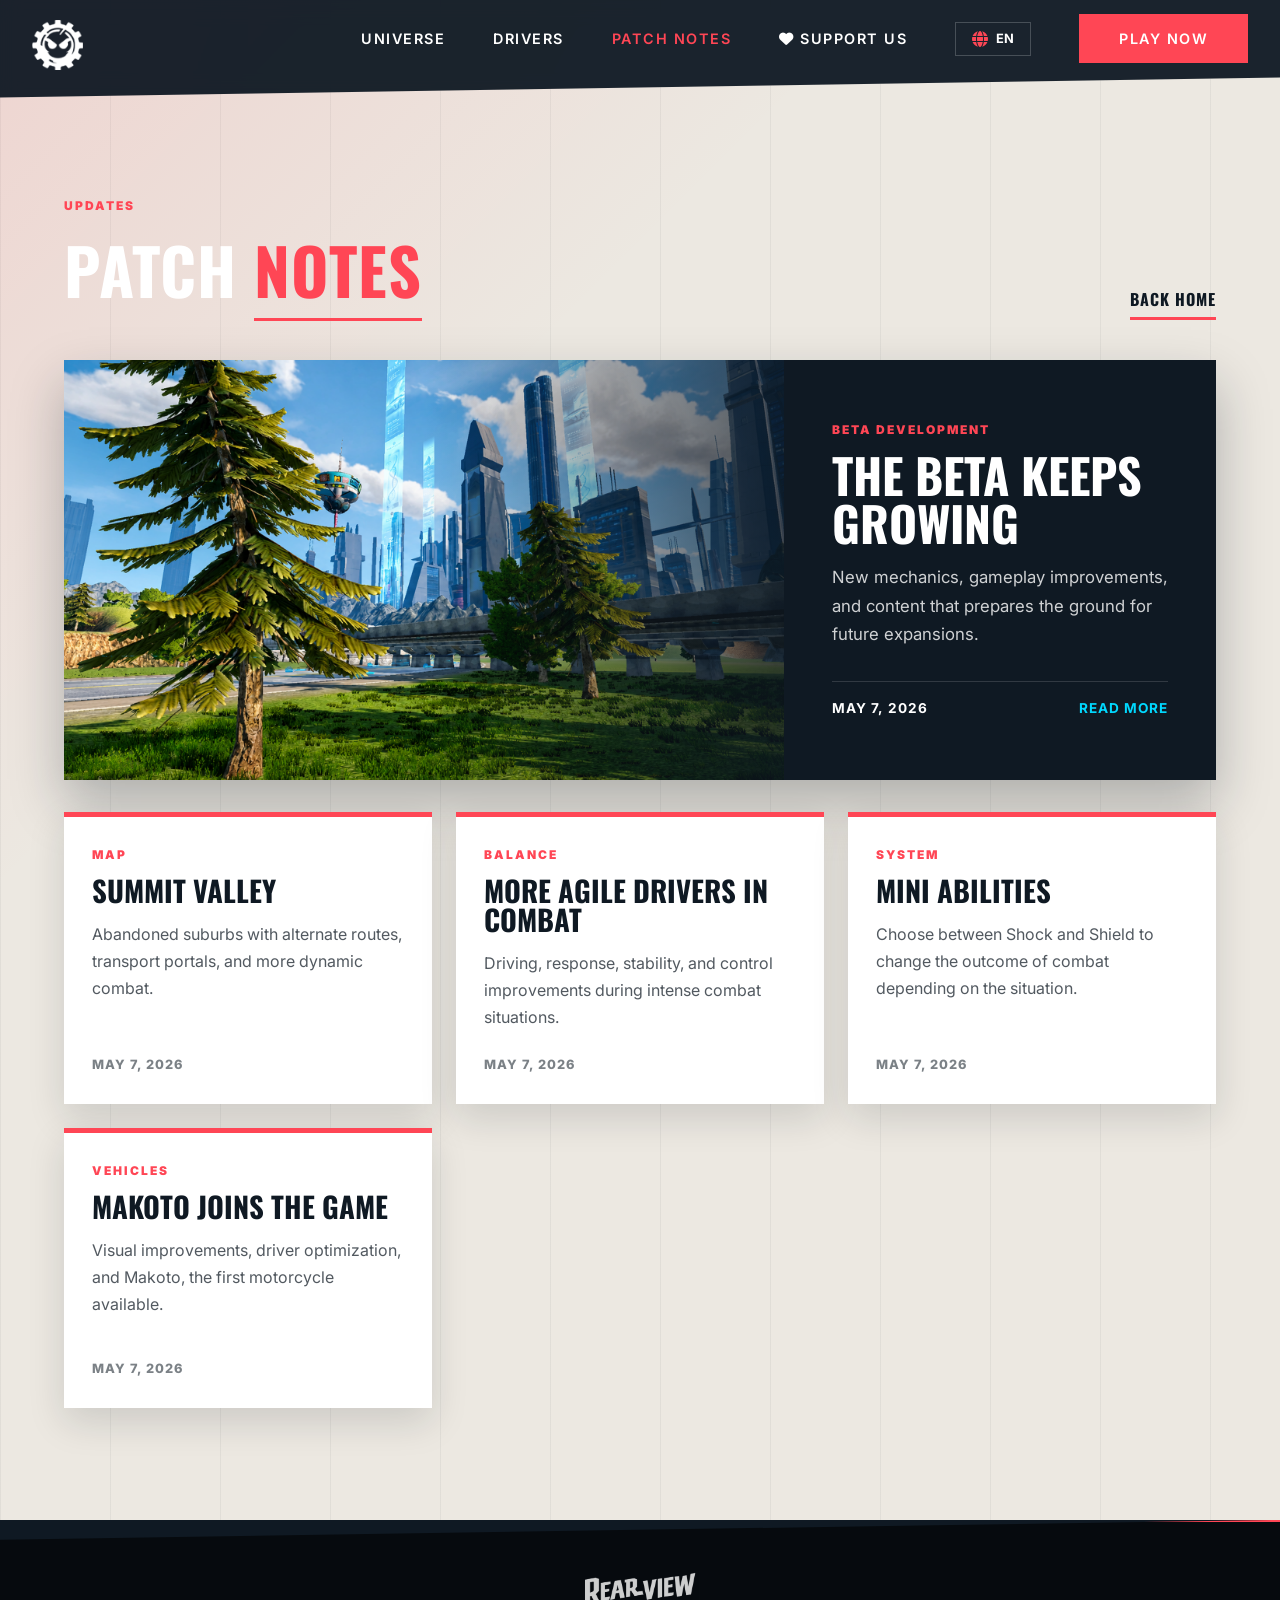
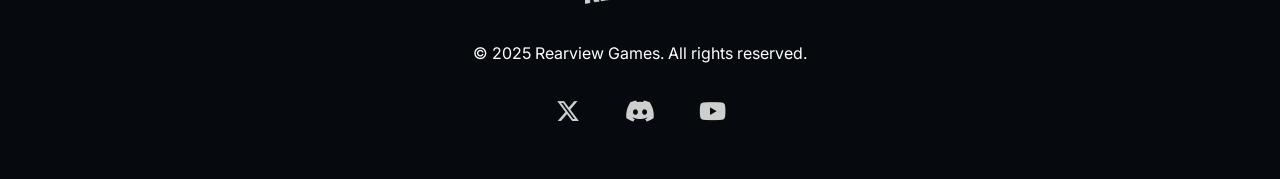
<file: patch-notes.html>
<!DOCTYPE html>
<html lang="es">

<head>
    <meta charset="UTF-8">
    <meta name="viewport" content="width=device-width, initial-scale=1.0">
    <title>Patch Notes | Rearview - Arena Shooter</title>
    <meta name="description" content="Latest patch notes, adjustments, and updates for the Rearview arena shooter.">
    <link rel="icon" type="image/png" href="icon.png">
    <link rel="stylesheet" href="style.css">
    <link rel="preconnect" href="https://fonts.googleapis.com">
    <link rel="preconnect" href="https://fonts.gstatic.com" crossorigin>
    <link
        href="https://fonts.googleapis.com/css2?family=Oswald:wght@400;600;700&family=Inter:wght@400;600;700;900&display=swap"
        rel="stylesheet">
    <link rel="stylesheet" href="https://cdnjs.cloudflare.com/ajax/libs/font-awesome/6.5.1/css/all.min.css">
</head>

<body class="patch-notes-page">
    <header id="main-header">
        <nav class="container">
            <div class="logo">
                <a href="index.html">
                    <img src="isotipo.png" alt="Rearview Isotipo" id="nav-logo">
                </a>
            </div>
            <ul class="nav-links">
                <li><a href="index.html#universe" data-i18n="nav-universe">Universe</a></li>
                <li><a href="drivers.html" data-i18n="nav-drivers">Drivers</a></li>
                <li><a href="patch-notes.html" class="active" data-i18n="nav-patch-notes">Patch Notes</a></li>
                <li><a href="support.html" data-i18n="nav-support">Support us</a></li>
                <li class="lang-selector">
                    <button id="lang-btn" class="lang-btn" aria-label="Change Language">
                        <i class="fa-solid fa-globe"></i>
                        <span id="current-lang">EN</span>
                    </button>
                    <div id="lang-dropdown" class="lang-dropdown">
                        <button class="lang-option" data-lang="en">English</button>
                        <button class="lang-option" data-lang="es">Español</button>
                        <button class="lang-option" data-lang="ja">日本語</button>
                    </div>
                </li>
                <li><a href="download.html" class="btn-primary" data-i18n="nav-play">Jugar Ahora</a></li>
            </ul>
        </nav>
    </header>

    <main>
        <section id="patch-notes">
            <div class="container">
                <div class="patch-header">
                    <div>
                        <span class="patch-eyebrow" data-i18n="patch-eyebrow">Actualizaciones</span>
                        <h1 class="section-title" data-i18n="patch-title">Notas de <span class="highlight">Parche</span></h1>
                    </div>
                    <a href="index.html" class="patch-view-all" data-i18n="patch-back-home">Volver al inicio</a>
                </div>

                <article class="patch-feature reveal-item" data-patch-url="patch-beta-development.html">
                    <div class="patch-feature-media">
                        <img src="hero_bg.png" alt="Rearview update">
                    </div>
                    <div class="patch-feature-content">
                        <span class="patch-type" data-i18n="patch-feature-type">BETA DEVELOPMENT</span>
                        <h2 data-i18n="patch-feature-title">La beta sigue creciendo</h2>
                        <p data-i18n="patch-feature-copy">Nuevas mecanicas, mejoras jugables y contenido para preparar el terreno de futuras expansiones.</p>
                        <div class="patch-meta">
                            <span data-i18n="patch-feature-date">7 de mayo de 2026</span>
                            <a href="patch-beta-development.html" data-i18n="patch-read-more">Leer mas</a>
                        </div>
                    </div>
                </article>

                <div class="patch-grid">
                    <article class="patch-card reveal-item" data-patch-url="patch-beta-development.html#summit-valley">
                        <span class="patch-type" data-i18n="patch-card1-type">Mapa</span>
                        <h3 data-i18n="patch-card1-title">Summit Valley</h3>
                        <p data-i18n="patch-card1-copy">Suburbios abandonados con rutas alternativas, portales de transporte y combates mas dinamicos.</p>
                        <time data-i18n="patch-card1-date">7 de mayo de 2026</time>
                    </article>
                    <article class="patch-card reveal-item" data-patch-url="patch-beta-development.html#balance">
                        <span class="patch-type" data-i18n="patch-card2-type">Balance</span>
                        <h3 data-i18n="patch-card2-title">Pilotos mas agiles en combate</h3>
                        <p data-i18n="patch-card2-copy">Mejoras de conduccion, respuesta, estabilidad y control durante situaciones de combate intenso.</p>
                        <time data-i18n="patch-card2-date">7 de mayo de 2026</time>
                    </article>
                    <article class="patch-card reveal-item" data-patch-url="patch-beta-development.html#mini-habilidades">
                        <span class="patch-type" data-i18n="patch-card3-type">Sistema</span>
                        <h3 data-i18n="patch-card3-title">Mini Habilidades</h3>
                        <p data-i18n="patch-card3-copy">Elige entre Shock y Shield para cambiar el resultado de un combate segun la situacion.</p>
                        <time data-i18n="patch-card3-date">7 de mayo de 2026</time>
                    </article>
                    <article class="patch-card reveal-item" data-patch-url="patch-beta-development.html#vehiculos">
                        <span class="patch-type" data-i18n="patch-card4-type">Vehiculos</span>
                        <h3 data-i18n="patch-card4-title">Makoto llega al juego</h3>
                        <p data-i18n="patch-card4-copy">Mejoras visuales, optimizacion de pilotos y Makoto, la primera motocicleta disponible.</p>
                        <time data-i18n="patch-card4-date">7 de mayo de 2026</time>
                    </article>
                </div>
            </div>
        </section>
    </main>

    <footer>
        <div class="container footer-content">
            <div class="footer-logo">
                <img src="logo.png" alt="Rearview Logo">
            </div>
            <p data-i18n="footer-copy">&copy; 2025 Rearview Games. Todos los derechos reservados.</p>
            <div class="social-links">
                <a href="https://x.com/RearviewGame" target="_blank" rel="noopener" aria-label="X / Twitter" class="social-icon">
                    <i class="fa-brands fa-x-twitter"></i>
                </a>
                <a href="https://discord.gg/JERPPjzKcg" target="_blank" rel="noopener" aria-label="Discord" class="social-icon">
                    <i class="fa-brands fa-discord"></i>
                </a>
                <a href="https://www.youtube.com/@RearviewGame" target="_blank" rel="noopener" aria-label="YouTube" class="social-icon">
                    <i class="fa-brands fa-youtube"></i>
                </a>
            </div>
        </div>
    </footer>

    <script src="script.js"></script>
</body>

</html>
</file>
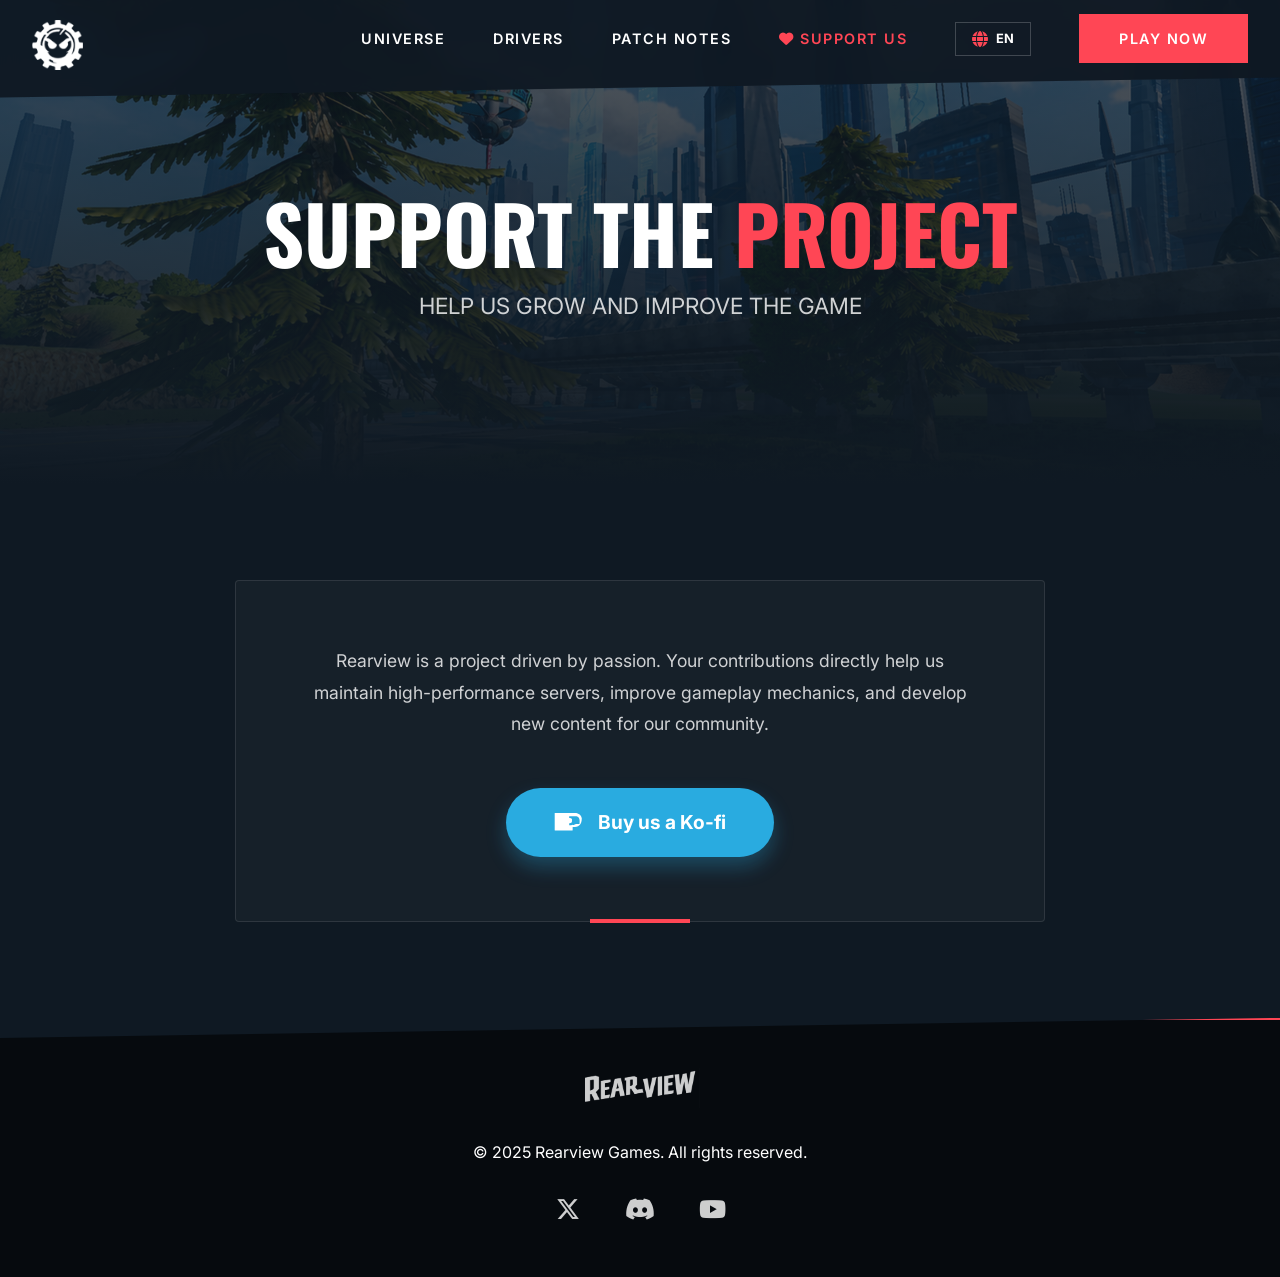
<file: support.html>
<!DOCTYPE html>
<html lang="es">

<head>
    <meta charset="UTF-8">
    <meta name="viewport" content="width=device-width, initial-scale=1.0">
    <title>Support Us | Rearview - Arena Shooter</title>
    <meta name="description" content="Support the Rearview project. Help us maintain servers and develop new content.">
    <link rel="icon" type="image/png" href="icon.png">
    <link rel="stylesheet" href="style.css">
    <link rel="preconnect" href="https://fonts.googleapis.com">
    <link rel="preconnect" href="https://fonts.gstatic.com" crossorigin>
    <link
        href="https://fonts.googleapis.com/css2?family=Oswald:wght@400;600;700&family=Inter:wght@400;600;700;900&display=swap"
        rel="stylesheet">
    <link rel="stylesheet" href="https://cdnjs.cloudflare.com/ajax/libs/font-awesome/6.5.1/css/all.min.css">
    <style>
        .support-page #support-hero {
            padding-top: 12rem;
            padding-bottom: 6rem;
            background: linear-gradient(180deg, rgba(15, 25, 35, 0.7) 0%, var(--primary-color) 100%), url('maps.png') center/cover no-repeat;
            text-align: center;
        }

        .support-content {
            padding: 6rem 0;
            display: flex;
            flex-direction: column;
            align-items: center;
        }

        .support-intro {
            max-width: 800px;
            margin: 0 auto 4rem;
            text-align: center;
        }

        .support-intro h1 {
            font-family: var(--font-header);
            font-size: 5rem;
            margin-bottom: 1rem;
            text-transform: uppercase;
            line-height: 1;
        }

        .support-intro p {
            font-size: 1.4rem;
            color: var(--text-secondary);
            line-height: 1.6;
            margin-bottom: 2rem;
        }

        .support-cta {
            background: rgba(255, 255, 255, 0.03);
            border: 1px solid rgba(255, 255, 255, 0.1);
            padding: 4rem;
            text-align: center;
            max-width: 900px;
            width: 90%;
            border-radius: 4px;
            position: relative;
        }

        .support-cta::after {
            content: '';
            position: absolute;
            bottom: -2px;
            left: 50%;
            transform: translateX(-50%);
            width: 100px;
            height: 4px;
            background: var(--accent-color);
        }

        .support-cta p {
            font-size: 1.1rem;
            line-height: 1.8;
            margin-bottom: 3rem;
            color: var(--text-secondary);
        }

        .kofi-button {
            display: inline-flex;
            align-items: center;
            gap: 1rem;
            background: #29abe0; /* Ko-fi Blue */
            color: white;
            text-decoration: none;
            padding: 1.2rem 3rem;
            font-weight: 700;
            font-size: 1.2rem;
            border-radius: 50px;
            transition: all 0.3s ease;
            box-shadow: 0 10px 20px rgba(41, 171, 224, 0.3);
        }

        .kofi-button:hover {
            transform: translateY(-5px) scale(1.05);
            box-shadow: 0 15px 30px rgba(41, 171, 224, 0.5);
            background: #2499c9;
        }

        .kofi-icon {
            height: 28px;
            width: auto;
        }

        .highlight {
            color: var(--accent-color);
        }

        @media (max-width: 768px) {
            .support-intro h1 { font-size: 3.5rem; }
            .support-cta { padding: 2rem; }
        }
    </style>
</head>

<body class="support-page">
    <header id="main-header">
        <nav class="container">
            <div class="logo">
                <a href="index.html">
                    <img src="isotipo.png" alt="Rearview Isotipo" id="nav-logo">
                </a>
            </div>
            <ul class="nav-links">
                <li><a href="index.html#universe" data-i18n="nav-universe">Universe</a></li>
                <li><a href="drivers.html" data-i18n="nav-drivers">Drivers</a></li>
                <li><a href="patch-notes.html" data-i18n="nav-patch-notes">Patch Notes</a></li>
                <li><a href="#" class="active" data-i18n="nav-support">Support us</a></li>
                <li class="lang-selector">
                    <button id="lang-btn" class="lang-btn" aria-label="Change Language">
                        <i class="fa-solid fa-globe"></i>
                        <span id="current-lang">EN</span>
                    </button>
                    <div id="lang-dropdown" class="lang-dropdown">
                        <button class="lang-option" data-lang="en">English</button>
                        <button class="lang-option" data-lang="es">Español</button>
                        <button class="lang-option" data-lang="ja">日本語</button>
                    </div>
                </li>
                <li><a href="download.html" class="btn-primary" data-i18n="nav-play">Jugar Ahora</a></li>
            </ul>
        </nav>
    </header>

    <main>
        <section id="support-hero">
            <div class="container">
                <div class="support-intro reveal-text">
                    <h1 data-i18n="support-title">SUPPORT THE <span class="highlight">PROJECT</span></h1>
                    <p class="subtitle" data-i18n="support-subtitle">AYÚDANOS A CRECER Y MEJORAR EL JUEGO</p>
                </div>
            </div>
        </section>

        <section class="support-content">
            <div class="container" style="display: flex; flex-direction: column; align-items: center;">
                <div class="support-cta reveal-item">
                    <p data-i18n="support-p1">Rearview is a project driven by passion. Your contributions directly help us maintain high-performance servers, improve gameplay mechanics, and develop new content for our community.</p>
                    
                    <a href="https://ko-fi.com/rearviewgame" target="_blank" class="kofi-button">
                        <svg class="kofi-icon" viewBox="0 0 24 24" fill="currentColor" xmlns="http://www.w3.org/2000/svg">
                            <path d="M23.881 8.948c-.773-4.085-4.859-4.593-4.859-4.593H.724c-.048 0-.067.02-.088.039-.021.02-.039.049-.039.097V19.062c0 .048.019.097.039.116.02.02.04.039.088.039h15.111c.048 0 .088-.019.117-.039.029-.02.039-.068.039-.116V16.29c1.936.038 4.267-.097 5.753-1.468 1.583-1.45 2.146-3.823 2.05-5.874zM18.828 13.782c-1.18.91-2.903.958-4.382.958h-1.422V7.126h5.803s2.964.126 3.123 3.514c.068 1.488-.068 2.292-.124 3.142zM15.408 9.537c-.503-.941-2.146-.864-2.146-.864h-1.026v4.38h1.161s1.42-.019 1.832-.864c.261-.532.223-2.112.179-2.652z"/>
                        </svg>
                        <span data-i18n="support-btn">Apóyanos en Ko-fi</span>
                    </a>
                </div>
            </div>
        </section>
    </main>

    <footer>
        <div class="container footer-content">
            <div class="footer-logo">
                <img src="logo.png" alt="Rearview Logo">
            </div>
            <p data-i18n="footer-copy">&copy; 2025 Rearview Games. Todos los derechos reservados.</p>
            <div class="social-links">
                <a href="https://x.com/RearviewGame" target="_blank" rel="noopener" aria-label="X / Twitter" class="social-icon">
                    <i class="fa-brands fa-x-twitter"></i>
                </a>
                <a href="https://discord.gg/JERPPjzKcg" target="_blank" rel="noopener" aria-label="Discord" class="social-icon">
                    <i class="fa-brands fa-discord"></i>
                </a>
                <a href="https://www.youtube.com/@RearviewGame" target="_blank" rel="noopener" aria-label="YouTube" class="social-icon">
                    <i class="fa-brands fa-youtube"></i>
                </a>
            </div>
        </div>
    </footer>

    <script src="script.js"></script>
</body>

</html>
</file>
<file: style.css>
@import url('https://fonts.googleapis.com/css2?family=Oswald:wght@400;600;700&family=Inter:wght@400;600;700;900&display=swap');

* {
    margin: 0;
    padding: 0;
    box-sizing: border-box;
}

:root {
    --primary-color: #0F1923;
    --accent-color: #FF4655;
    --accent-cyan: #00D9FF;
    --accent-glow: rgba(255, 70, 85, 0.6);
    --text-primary: #ffffff;
    --text-secondary: rgba(255, 255, 255, 0.8);
    --bg-card: rgba(255, 255, 255, 0.05);
    --bg-light: #ECE8E1;
    --font-header: 'Oswald', sans-serif;
    --font-ui: 'Inter', sans-serif;
}

body {
    font-family: var(--font-ui);
    background-color: var(--primary-color);
    color: var(--text-primary);
    line-height: 1.6;
    overflow-x: hidden;
}

.container {
    max-width: 1400px;
    margin: 0 auto;
    padding: 0 2rem;
}

/* Header with Diagonal Cut */
#main-header {
    position: fixed;
    top: 0;
    left: 0;
    width: 100%;
    z-index: 1000;
    padding-top: 20px;
    padding-bottom: 20px;
}

#main-header::before {
    content: '';
    position: absolute;
    top: 0;
    left: 0;
    width: 100%;
    height: 100%;
    background: rgba(15, 25, 35, 0.95);
    backdrop-filter: blur(10px);
    clip-path: polygon(0 0, 100% 0, 100% calc(100% - 20px), 0 100%);
    z-index: -1;
    pointer-events: none;
}

nav {
    display: flex;
    justify-content: space-between;
    align-items: center;
    padding: 1.5rem 2rem;
}

.logo img {
    height: 50px;
}



.nav-links {
    display: flex;
    gap: 3rem;
    list-style: none;
    align-items: center;
    transform: translateY(-10px);
    /* Lift to match visual center of slanted bg (20px rise / 2 = 10px lift) */
}

.nav-links a {
    color: var(--text-primary);
    text-decoration: none;
    font-weight: 600;
    letter-spacing: 1.5px;
    text-transform: uppercase;
    font-size: 0.9rem;
    position: relative;
    transition: color 0.3s ease;
}

.nav-links a:not(.btn-primary)::before {
    content: '▶';
    position: absolute;
    left: -15px;
    opacity: 0;
    color: var(--accent-color);
    transition: all 0.3s ease;
}

.nav-links a:not(.btn-primary):hover {
    color: var(--accent-color);
    transform: translateX(5px);
}

.nav-links a:not(.btn-primary):hover::before {
    opacity: 1;
    left: -20px;
}

/* Language Selector */
.lang-selector {
    position: relative;
    display: flex;
    align-items: center;
}

.lang-btn {
    background: transparent;
    border: 1px solid rgba(255, 255, 255, 0.2);
    color: var(--text-primary);
    padding: 0.5rem 1rem;
    font-family: var(--font-ui);
    font-weight: 700;
    font-size: 0.8rem;
    cursor: pointer;
    display: flex;
    align-items: center;
    gap: 0.5rem;
    gap: 0.5rem;
    /* clip-path: polygon(10% 0, 100% 0, 90% 100%, 0 100%); Removed slanted style */
    transition: all 0.3s ease;
}

.lang-btn:hover {
    border-color: var(--accent-color);
    background: rgba(255, 70, 85, 0.1);
}

.lang-btn i {
    color: var(--accent-color);
    font-size: 1rem;
}

.lang-dropdown {
    position: absolute;
    top: calc(100% + 10px);
    right: 0;
    background: var(--primary-color);
    border: 1px solid var(--accent-color);
    width: 150px;
    display: none;
    flex-direction: column;
    z-index: 1001;
    clip-path: polygon(0 0, 100% 0, 100% calc(100% - 10px), calc(100% - 10px) 100%, 0 100%);
    box-shadow: 0 10px 30px rgba(0, 0, 0, 0.5);
}

.lang-dropdown.active {
    display: flex;
}

.lang-option {
    background: transparent;
    border: none;
    color: var(--text-primary);
    padding: 1rem;
    text-align: left;
    font-family: var(--font-header);
    font-size: 1rem;
    text-transform: uppercase;
    letter-spacing: 1px;
    cursor: pointer;
    transition: all 0.3s ease;
    border-bottom: 1px solid rgba(255, 255, 255, 0.05);
}

.lang-option:last-child {
    border-bottom: none;
}

.lang-option:hover {
    background: var(--accent-color);
    color: var(--text-primary);
    padding-left: 1.5rem;
}

/* Buttons - Modified to Square Style */
.btn-primary {
    padding: 0.8rem 2.5rem;
    background: var(--accent-color);
    color: var(--text-primary);
    text-decoration: none;
    font-weight: 700;
    letter-spacing: 2px;
    text-transform: uppercase;
    border: none;
    cursor: pointer;
    position: relative;
    overflow: visible;
    transition: all 0.3s ease;
    display: inline-block;
    /* clip-path: polygon(8% 0, 100% 0, 92% 100%, 0 100%); Removed slanted style */
}

/* Primary Button Glow Effect */
.btn-primary:hover {
    background: #ff5865;
    transform: scale(1.05);
    /* Slightly larger */
    box-shadow: 0 0 20px var(--accent-glow), 0 0 40px var(--accent-glow);
    /* Intense glow */
    z-index: 1;
}

/* Removed the complex border pseudo-element for cleaner look */
.btn-primary::before {
    display: none;
}

.btn-large {
    padding: 1.2rem 3.5rem;
    font-size: 1.1rem;
}

.btn-secondary {
    padding: 0.8rem 2.5rem;
    background: transparent;
    color: var(--text-primary);
    text-decoration: none;
    font-weight: 700;
    letter-spacing: 2px;
    text-transform: uppercase;
    border: 2px solid var(--text-primary);
    cursor: pointer;
    transition: all 0.3s ease;
    display: inline-block;
    /* clip-path: polygon(8% 0, 100% 0, 92% 100%, 0 100%); Removed slanted style */
    position: relative;
    overflow: hidden;
    /* For fill effect */
    z-index: 1;
}

/* Secondary Button Fill Effect */
.btn-secondary::before {
    content: '';
    position: absolute;
    top: 0;
    left: 0;
    width: 0%;
    height: 100%;
    background: var(--text-primary);
    transition: width 0.3s ease;
    z-index: -1;
}

.btn-secondary:hover {
    color: var(--primary-color);
    box-shadow: 0 0 15px rgba(255, 255, 255, 0.3);
    border-color: var(--text-primary);
}

.btn-secondary:hover::before {
    width: 100%;
}

/* Hero Section */
#hero {
    height: 100vh;
    display: flex;
    align-items: center;
    justify-content: center;
    position: relative;
    background: url('hero_bg.png') center/cover no-repeat;
}

.hero-overlay {
    position: absolute;
    top: 0;
    left: 0;
    width: 100%;
    height: 100%;
    background: linear-gradient(135deg, rgba(15, 25, 35, 0.8), rgba(255, 70, 85, 0.1));
    z-index: 1;
}

.hero-content {
    position: relative;
    z-index: 10;
    text-align: center;
}

.hero-logo {
    max-width: 500px;
    width: 80%;
    margin-bottom: 1.5rem;
    filter: drop-shadow(5px 5px 0 rgba(0, 0, 0, 0.3));
}

.hero-tagline {
    font-size: 1.15rem;
    font-weight: 700;
    margin-bottom: 3.5rem;
    letter-spacing: 3px;
    color: #fff;
    text-shadow: 2px 2px 10px rgba(0, 0, 0, 0.8);
    text-transform: uppercase;
    font-family: var(--font-ui);
}

.hero-actions {
    display: flex;
    gap: 1.5rem;
    justify-content: center;
    flex-wrap: wrap;
}

/* Features Section with Racing Aesthetics */
#features {
    padding: 8rem 2rem;
    background: linear-gradient(180deg, var(--primary-color) 0%, rgba(15, 25, 35, 0.95) 100%);
    position: relative;
}

.section-header {
    margin-bottom: 4rem;
    position: relative;
}

.racing-stripe {
    width: 150px;
    height: 4px;
    background: var(--accent-color);
    margin-bottom: 1rem;
}

.section-title {
    font-family: var(--font-header);
    font-size: 4rem;
    font-weight: 700;
    text-transform: uppercase;
    letter-spacing: 1px;
    color: var(--text-primary);
}

.section-title .highlight {
    color: var(--accent-color);
    position: relative;
}

.section-title .highlight::after {
    content: '';
    position: absolute;
    bottom: -5px;
    left: 0;
    width: 100%;
    height: 3px;
    background: var(--accent-color);
}

.features-grid {
    display: grid;
    grid-template-columns: repeat(auto-fit, minmax(320px, 1fr));
    gap: 2.5rem;
}

.feature-card {
    background: linear-gradient(135deg, rgba(255, 255, 255, 0.03), rgba(255, 255, 255, 0.08));
    border-left: 3px solid var(--accent-color);
    padding: 3rem 2rem;
    position: relative;
    transition: all 0.4s cubic-bezier(0.175, 0.885, 0.32, 1.275);
    clip-path: polygon(0 0, 100% 0, 100% calc(100% - 20px), calc(100% - 20px) 100%, 0 100%);
}

.feature-card::before {
    content: attr(data-position);
    position: absolute;
    top: 1.5rem;
    right: 1.5rem;
    font-family: var(--font-header);
    font-size: 3rem;
    font-weight: 700;
    color: rgba(255, 70, 85, 0.15);
    line-height: 1;
}

.feature-card:hover {
    transform: translateY(-8px) translateX(5px);
    box-shadow: -8px 8px 30px rgba(255, 70, 85, 0.3),
        inset 0 0 50px rgba(0, 217, 255, 0.1);
}

.card-corner {
    position: absolute;
    bottom: 0;
    right: 0;
    width: 20px;
    height: 20px;
    background: var(--accent-color);
    clip-path: polygon(0 0, 100% 100%, 100% 0);
}

.feature-icon {
    width: 80px;
    height: 80px;
    margin-bottom: 1.5rem;
    color: var(--accent-color);
    transition: all 0.3s ease;
    display: flex;
    align-items: center;
    justify-content: center;
}

.feature-icon i {
    font-size: 3.5rem;
}

.feature-card:hover .feature-icon {
    color: var(--accent-cyan);
    transform: scale(1.1) rotate(5deg);
}

.feature-card h3 {
    font-family: var(--font-header);
    font-size: 1.8rem;
    margin-bottom: 1rem;
    text-transform: uppercase;
    letter-spacing: 1px;
    color: var(--text-primary);
}

.feature-card h3 span {
    color: var(--accent-color);
}

.feature-card p {
    color: var(--text-secondary);
    line-height: 1.8;
    font-size: 1rem;
}

/* Featured Sections - Asymmetric Racing Style */
.featured-section {
    min-height: 85vh;
    display: flex;
    align-items: center;
    position: relative;
    overflow: hidden;
}

.featured-section.featured-left {
    background: var(--bg-light);
    clip-path: polygon(0 0, 100% 3%, 100% 100%, 0 97%);
}

.featured-section.featured-right {
    background: var(--accent-color);
    clip-path: polygon(0 3%, 100% 0, 100% 97%, 0 100%);
}

.featured-content {
    max-width: 1400px;
    margin: 0 auto;
    padding: 5rem 2rem;
    display: grid;
    grid-template-columns: 55% 45%;
    gap: 3rem;
    align-items: center;
    width: 100%;
}

.featured-text {
    padding: 2rem;
    position: relative;
}

.section-number {
    font-family: var(--font-header);
    font-size: 5rem;
    font-weight: 700;
    line-height: 1;
    opacity: 0.15;
    position: absolute;
    top: -2rem;
    left: 0;
    z-index: 0;
}

.featured-section.featured-left .featured-text {
    color: var(--primary-color);
}

.featured-section.featured-left .section-number {
    color: var(--accent-color);
}

.featured-section.featured-right .featured-text {
    color: var(--text-primary);
}

.featured-section.featured-right .section-number {
    color: rgba(15, 25, 35, 0.8);
}

.featured-text h2 {
    font-family: var(--font-header);
    font-size: 4rem;
    font-weight: 700;
    line-height: 1.1;
    margin-bottom: 0.5rem;
    text-transform: capitalize;
    letter-spacing: 1px;
    position: relative;
    z-index: 1;
}

.featured-text h2 .highlight {
    color: var(--accent-color);
}

.featured-section.featured-right .featured-text h2 .highlight {
    color: var(--primary-color);
}

.featured-text h3 {
    font-family: var(--font-ui);
    font-size: 0.85rem;
    font-weight: 700;
    letter-spacing: 2px;
    text-transform: uppercase;
    margin-bottom: 2rem;
    opacity: 0.7;
}

.featured-text p {
    font-size: 1.05rem;
    line-height: 1.9;
    margin-bottom: 2.5rem;
    max-width: 520px;
}

.featured-section.featured-left .featured-text p {
    color: rgba(15, 25, 35, 0.85);
}

.featured-image {
    position: relative;
    width: 100%;
    height: 100%;
    display: flex;
    align-items: center;
    justify-content: center;
}

.featured-image::before {
    content: '';
    position: absolute;
    top: -20px;
    right: -20px;
    width: 100px;
    height: 100px;
    border: 3px solid;
    border-color: var(--accent-color) var(--accent-color) transparent transparent;
    clip-path: polygon(0 0, 100% 0, 100% 100%);
}

.featured-image img {
    width: 100%;
    max-width: 550px;
    height: auto;
    object-fit: contain;
    filter: drop-shadow(0 15px 40px rgba(0, 0, 0, 0.4));
    transform: translateX(20px);
}

.featured-section.featured-right .btn-primary {
    background: var(--primary-color);
    color: var(--text-primary);
}

.featured-section.featured-right .btn-primary::before {
    border-color: rgba(255, 255, 255, 0.5);
}

.featured-section.featured-right .btn-primary:hover {
    background: rgba(15, 25, 35, 0.8);
}

/* Patch Notes */
#patch-notes,
#latest-patches {
    background: #ece8e1;
    color: var(--primary-color);
    padding: 7rem 2rem;
    position: relative;
    overflow: hidden;
}

#patch-notes::before,
#latest-patches::before {
    content: '';
    position: absolute;
    inset: 0;
    background:
        linear-gradient(135deg, rgba(255, 70, 85, 0.12), transparent 32%),
        repeating-linear-gradient(90deg, rgba(15, 25, 35, 0.05), rgba(15, 25, 35, 0.05) 1px, transparent 1px, transparent 110px);
    pointer-events: none;
}

#patch-notes .container,
#latest-patches .container {
    position: relative;
    z-index: 1;
}

.patch-notes-page #patch-notes {
    padding-top: 12rem;
}

#latest-patches {
    padding: 6rem 2rem;
}

.patch-header {
    display: flex;
    justify-content: space-between;
    align-items: flex-end;
    gap: 2rem;
    margin-bottom: 2.5rem;
}

.patch-eyebrow,
.patch-type {
    display: inline-block;
    font-family: var(--font-ui);
    font-size: 0.75rem;
    font-weight: 900;
    letter-spacing: 2px;
    text-transform: uppercase;
    color: var(--accent-color);
}

.patch-view-all {
    color: var(--primary-color);
    font-family: var(--font-header);
    font-size: 1rem;
    font-weight: 700;
    letter-spacing: 1px;
    text-transform: uppercase;
    text-decoration: none;
    border-bottom: 3px solid var(--accent-color);
    padding-bottom: 0.25rem;
}

.patch-feature {
    background: var(--primary-color);
    color: var(--text-primary);
    display: grid;
    grid-template-columns: minmax(0, 1.25fr) minmax(320px, 0.75fr);
    min-height: 420px;
    margin-bottom: 2rem;
    overflow: hidden;
    box-shadow: 0 24px 50px rgba(15, 25, 35, 0.28);
    transition: transform 0.25s ease, box-shadow 0.25s ease;
}

.patch-feature[data-patch-url],
.patch-card[data-patch-url] {
    cursor: pointer;
}

.patch-feature[data-patch-url]:hover,
.patch-card[data-patch-url]:hover {
    transform: translateY(-4px);
}

.patch-feature-media {
    position: relative;
    min-height: 320px;
    overflow: hidden;
}

.patch-feature-media::after {
    content: '';
    position: absolute;
    inset: 0;
    background: linear-gradient(90deg, transparent 50%, rgba(15, 25, 35, 0.75));
}

.patch-feature-media img {
    width: 100%;
    height: 100%;
    object-fit: cover;
    display: block;
}

.patch-feature-content {
    padding: 3rem;
    display: flex;
    flex-direction: column;
    justify-content: center;
}

.patch-feature h2,
.patch-feature h3,
.patch-card h3 {
    font-family: var(--font-header);
    font-weight: 700;
    line-height: 1;
    text-transform: uppercase;
}

.patch-feature h2,
.patch-feature h3 {
    font-size: 3rem;
    margin: 0.75rem 0 1rem;
}

.patch-feature p,
.patch-card p {
    line-height: 1.7;
}

.patch-feature p {
    color: var(--text-secondary);
    font-size: 1.05rem;
    margin-bottom: 2rem;
}

.patch-meta {
    display: flex;
    justify-content: space-between;
    align-items: center;
    gap: 1rem;
    border-top: 1px solid rgba(255, 255, 255, 0.14);
    padding-top: 1rem;
    font-size: 0.85rem;
    font-weight: 700;
    text-transform: uppercase;
    letter-spacing: 1px;
}

.patch-meta a {
    color: var(--accent-cyan);
    text-decoration: none;
}

.patch-grid {
    display: grid;
    grid-template-columns: repeat(3, minmax(0, 1fr));
    gap: 1.5rem;
}

.patch-card {
    background: #fff;
    border-top: 5px solid var(--accent-color);
    padding: 1.75rem;
    min-height: 280px;
    display: flex;
    flex-direction: column;
    box-shadow: 0 14px 35px rgba(15, 25, 35, 0.14);
    transition: transform 0.25s ease, box-shadow 0.25s ease;
}

.patch-card[data-patch-url]:hover {
    box-shadow: 0 20px 45px rgba(15, 25, 35, 0.22);
}

/* Patch Detail */
.patch-detail-page {
    background: #ece8e1;
    color: var(--primary-color);
}

.patch-detail-hero {
    min-height: 78vh;
    position: relative;
    display: flex;
    align-items: flex-end;
    overflow: hidden;
}

.patch-detail-hero img {
    position: absolute;
    inset: 0;
    width: 100%;
    height: 100%;
    object-fit: cover;
}

.patch-detail-hero::after {
    content: '';
    position: absolute;
    inset: 0;
    background: linear-gradient(0deg, rgba(15, 25, 35, 0.96), rgba(15, 25, 35, 0.55) 55%, rgba(15, 25, 35, 0.25));
}

.patch-detail-hero-content {
    position: relative;
    z-index: 1;
    padding-bottom: 5rem;
}

.patch-back-link {
    color: var(--accent-cyan);
    display: inline-block;
    font-family: var(--font-header);
    font-weight: 700;
    letter-spacing: 1px;
    margin-bottom: 1.5rem;
    text-decoration: none;
    text-transform: uppercase;
}

.patch-detail-hero h1 {
    color: #fff;
    font-family: var(--font-header);
    font-size: clamp(3rem, 7vw, 7rem);
    line-height: 0.95;
    max-width: 880px;
    text-transform: uppercase;
}

.patch-detail-hero p {
    color: var(--text-secondary);
    font-size: 1.25rem;
    line-height: 1.7;
    max-width: 720px;
    margin: 1.2rem 0 1rem;
}

.patch-detail-hero time,
.patch-detail-section time {
    color: var(--accent-color);
    display: block;
    font-size: 0.85rem;
    font-weight: 900;
    letter-spacing: 1px;
    text-transform: uppercase;
}

.patch-detail-layout {
    display: grid;
    grid-template-columns: 250px minmax(0, 1fr);
    gap: 4rem;
    padding-top: 5rem;
    padding-bottom: 6rem;
}

.patch-detail-nav {
    align-self: start;
    display: flex;
    flex-direction: column;
    gap: 0.5rem;
    position: sticky;
    top: 130px;
}

.patch-detail-nav a {
    border-left: 4px solid rgba(15, 25, 35, 0.16);
    color: rgba(15, 25, 35, 0.72);
    font-family: var(--font-header);
    font-weight: 700;
    padding: 0.65rem 1rem;
    text-decoration: none;
    text-transform: uppercase;
}

.patch-detail-nav a:hover {
    border-color: var(--accent-color);
    color: var(--primary-color);
}

.patch-detail-content {
    display: flex;
    flex-direction: column;
    gap: 2rem;
}

.patch-detail-section {
    background: #fff;
    border-top: 5px solid var(--accent-color);
    padding: 2.5rem;
    scroll-margin-top: 120px;
}

.patch-detail-section h2 {
    font-family: var(--font-header);
    font-size: clamp(2.2rem, 4vw, 4rem);
    line-height: 1;
    margin: 0.65rem 0 1.25rem;
    text-transform: uppercase;
}

.patch-detail-section h3 {
    font-family: var(--font-header);
    font-size: 1.7rem;
    margin: 2rem 0 0.75rem;
    text-transform: uppercase;
}

.patch-detail-section p,
.patch-detail-section li {
    color: rgba(15, 25, 35, 0.78);
    font-size: 1.05rem;
    line-height: 1.85;
}

.patch-detail-section ul {
    margin: 1rem 0 1.5rem 1.25rem;
}

.patch-detail-section blockquote {
    border-left: 5px solid var(--accent-color);
    color: var(--primary-color);
    font-family: var(--font-header);
    font-size: 1.8rem;
    font-weight: 700;
    margin: 1.5rem 0;
    padding-left: 1rem;
}

.ability-grid {
    display: grid;
    grid-template-columns: repeat(2, minmax(0, 1fr));
    gap: 1.5rem;
    margin: 1.5rem 0;
}

.ability-grid > div {
    background: rgba(15, 25, 35, 0.06);
    padding: 1.5rem;
}

.patch-card h3 {
    font-size: 1.8rem;
    margin: 0.75rem 0 1rem;
}

.patch-card p {
    color: rgba(15, 25, 35, 0.72);
    margin-bottom: 1.5rem;
}

.patch-card time {
    margin-top: auto;
    font-size: 0.8rem;
    font-weight: 800;
    letter-spacing: 1px;
    text-transform: uppercase;
    color: rgba(15, 25, 35, 0.55);
}

/* CTA Section with Speed Lines */
#cta {
    background: linear-gradient(120deg, rgba(255, 70, 85, 0.15), rgba(15, 25, 35, 0.95));
    padding: 6rem 2rem;
    position: relative;
    overflow: hidden;
}

#cta::before {
    content: '';
    position: absolute;
    top: 0;
    left: -50%;
    width: 200%;
    height: 100%;
    background: repeating-linear-gradient(45deg,
            transparent,
            transparent 20px,
            rgba(255, 70, 85, 0.03) 20px,
            rgba(255, 70, 85, 0.03) 40px);
}

.cta-box {
    text-align: center;
    padding: 4rem 2rem;
    border: 3px solid var(--accent-color);
    position: relative;
    background: rgba(15, 25, 35, 0.9);
}

.cta-box::before,
.cta-box::after {
    content: '';
    position: absolute;
    width: 30px;
    height: 30px;
}

.cta-box::before {
    top: -3px;
    left: -3px;
    border-top: 5px solid var(--accent-color);
    border-left: 5px solid var(--accent-color);
}

.cta-box::after {
    bottom: -3px;
    right: -3px;
    border-bottom: 5px solid var(--accent-color);
    border-right: 5px solid var(--accent-color);
}

.cta-box h2 {
    font-family: var(--font-header);
    font-size: 3.5rem;
    margin-bottom: 1rem;
    text-transform: uppercase;
    letter-spacing: 2px;
}

.cta-box p {
    font-size: 1.2rem;
    margin-bottom: 2.5rem;
    color: var(--text-secondary);
}

/* Footer with Diagonal Top */
footer {
    background: rgba(0, 0, 0, 0.6);
    padding: 3rem 2rem;
    clip-path: polygon(0 20px, 100% 0, 100% 100%, 0 100%);
    border-top: 2px solid var(--accent-color);
}

.footer-content {
    display: flex;
    flex-direction: column;
    align-items: center;
    gap: 1.5rem;
    text-align: center;
}

.footer-logo img {
    height: 40px;
    opacity: 0.8;
}

.social-links {
    display: flex;
    gap: 2rem;
    align-items: center;
}

.social-icon {
    width: 40px;
    height: 40px;
    color: var(--text-secondary);
    transition: all 0.3s ease;
    display: flex;
    align-items: center;
    justify-content: center;
    font-size: 1.5rem;
    text-decoration: none;
}

.social-icon i {
    font-size: 1.5rem;
}

.social-icon:hover {
    color: var(--accent-color);
    transform: translateY(-3px) rotate(5deg);
}

/* Animations */
@keyframes fadeInUp {
    from {
        opacity: 0;
        transform: translateY(30px);
    }

    to {
        opacity: 1;
        transform: translateY(0);
    }
}

.reveal-text,
.reveal-item {
    opacity: 0;
    animation: fadeInUp 0.8s ease forwards;
}

.reveal-text.delay-1 {
    animation-delay: 0.2s;
}

.reveal-text.delay-2 {
    animation-delay: 0.4s;
}

.reveal-item {
    animation-delay: 0.1s;
}

.reveal-item:nth-child(2) {
    animation-delay: 0.3s;
}

.reveal-item:nth-child(3) {
    animation-delay: 0.5s;
}

/* Responsive */
@media (max-width: 968px) {
    .featured-content {
        grid-template-columns: 1fr;
        gap: 3rem;
    }

    .featured-image img {
        transform: translateX(0);
        max-width: 450px;
    }

    .section-title {
        font-size: 3rem;
    }

    .featured-text h2 {
        font-size: 3rem;
    }

    .patch-feature {
        grid-template-columns: 1fr;
    }

    .patch-feature-media::after {
        background: linear-gradient(0deg, rgba(15, 25, 35, 0.72), transparent 65%);
    }

    .patch-grid {
        grid-template-columns: 1fr;
    }
}

@media (max-width: 768px) {
    .nav-links {
        gap: 1.5rem;
        font-size: 0.8rem;
    }

    .section-title {
        font-size: 2.5rem;
    }

    .hero-tagline {
        font-size: 0.95rem;
    }

    .hero-actions {
        flex-direction: column;
        align-items: center;
    }

    .cta-box h2 {
        font-size: 2rem;
    }

    .featured-content {
        grid-template-columns: 1fr;
        gap: 2rem;
        padding: 3rem 1rem;
    }

    .featured-text h2 {
        font-size: 2.2rem;
    }

    .featured-text {
        padding: 1rem;
    }

    .featured-image img {
        max-width: 100%;
    }

    .featured-section {
        min-height: auto;
        padding: 2rem 0;
    }

    .features-grid {
        grid-template-columns: 1fr;
    }

    #patch-notes,
    #latest-patches {
        padding: 5rem 1rem;
    }

    .patch-notes-page #patch-notes {
        padding-top: 10rem;
    }

    .patch-header {
        align-items: flex-start;
        flex-direction: column;
    }

    .patch-feature-content {
        padding: 2rem;
    }

    .patch-feature h2,
    .patch-feature h3 {
        font-size: 2.2rem;
    }

    .patch-detail-layout {
        grid-template-columns: 1fr;
        gap: 2rem;
        padding-top: 3rem;
    }

    .patch-detail-nav {
        position: static;
    }

    .patch-detail-section {
        padding: 1.5rem;
    }

    .ability-grid {
        grid-template-columns: 1fr;
    }

    .section-number {
        font-size: 3.5rem;
        top: -1rem;
    }
}

/* -------------------------------------------------------------------------- */
/*                                DRIVERS PAGE                                */
/* -------------------------------------------------------------------------- */

.drivers-page {
    background-color: #0c0e12;
    overflow-x: hidden;
    min-height: 100vh;
}

#drivers-hero {
    min-height: 100vh;
    padding-top: 100px;
    padding-bottom: 50px;
    display: flex;
    flex-direction: column;
    align-items: center;
    justify-content: center;
    position: relative;
    /* Tekken/Fighting game vibe background */
    background: radial-gradient(circle at 50% 20%, #2a1a35 0%, #0F1923 80%);
}

.drivers-bg {
    position: absolute;
    top: 0;
    left: 0;
    width: 100%;
    height: 100%;
    /* Hex grid or subtle texture */
    background-image:
        linear-gradient(to right, rgba(255, 255, 255, 0.02) 1px, transparent 1px),
        linear-gradient(to bottom, rgba(255, 255, 255, 0.02) 1px, transparent 1px);
    background-size: 50px 50px;
    z-index: 0;
    pointer-events: none;
}

.drivers-content {
    position: relative;
    z-index: 10;
    width: 100%;
    text-align: center;
}

/* Header with Brackets */
.drivers-header {
    margin-bottom: 3rem;
    position: relative;
    z-index: 50;
}

.brackets-title {
    display: flex;
    align-items: center;
    justify-content: center;
    gap: 1.5rem;
}

.bracket {
    width: 20px;
    height: 60px;
    border: 3px solid var(--accent-color);
    border-right: none;
    position: relative;
}

.bracket:last-child {
    border-left: none;
    border-right: 3px solid var(--accent-color);
}

.drivers-header h1 {
    font-family: var(--font-header);
    font-size: 4rem;
    font-weight: 700;
    text-transform: uppercase;
    color: #fff;
    margin: 0;
    text-shadow: 0 0 20px rgba(255, 70, 85, 0.5);
    line-height: 1;
}

.drivers-header .highlight {
    color: var(--accent-color);
}

.drivers-header .subtitle {
    font-family: var(--font-ui);
    font-size: 1.2rem;
    letter-spacing: 5px;
    color: var(--accent-cyan);
    margin-top: 0.5rem;
    text-transform: uppercase;
    font-weight: 600;
}

/* Header Content Layout */
.header-content {
    display: flex;
    align-items: center;
    justify-content: center;
    gap: 2rem;
    position: relative;
    flex-wrap: wrap;
}

/* Filter Styles */
.filter-container {
    position: relative;
}

.filter-btn {
    background: transparent;
    border: 2px solid var(--accent-color);
    color: var(--accent-color);
    padding: 0.5rem 1.5rem;
    font-family: var(--font-header);
    font-size: 1.2rem;
    font-weight: 700;
    text-transform: uppercase;
    cursor: pointer;
    transition: all 0.3s ease;
    clip-path: polygon(10px 0, 100% 0, 100% calc(100% - 10px), calc(100% - 10px) 100%, 0 100%, 0 10px);
    display: flex;
    align-items: center;
    gap: 0.5rem;
}

.filter-btn:hover {
    background: var(--accent-color);
    color: var(--text-primary);
}

.filter-dropdown {
    position: absolute;
    top: calc(100% + 10px);
    right: 0;
    background: rgba(15, 25, 35, 0.95);
    border: 1px solid var(--accent-color);
    min-width: 180px;
    z-index: 100;
    display: none;
    flex-direction: column;
    clip-path: polygon(0 0, 100% 0, 100% calc(100% - 10px), calc(100% - 10px) 100%, 0 100%);
}

.filter-dropdown.active {
    display: flex;
}

.filter-option {
    background: transparent;
    border: none;
    color: var(--text-primary);
    padding: 1rem;
    text-align: left;
    font-family: var(--font-ui);
    font-weight: 600;
    text-transform: uppercase;
    cursor: pointer;
    transition: all 0.2s ease;
    border-bottom: 1px solid rgba(255, 255, 255, 0.1);
}

.filter-option:last-child {
    border-bottom: none;
}

.filter-option:hover {
    background: rgba(255, 70, 85, 0.2);
    color: var(--accent-color);
    padding-left: 1.5rem;
}

/* Role Separator */
.role-separator {
    grid-column: 1 / -1;
    width: 100%;
    margin: 2rem 0 1rem;
    position: relative;
    display: flex;
    align-items: center;
    gap: 1rem;
}

.role-separator h2 {
    font-family: var(--font-header);
    font-size: 2rem;
    color: var(--accent-cyan);
    margin: 0;
    text-transform: uppercase;
    white-space: nowrap;
}

.role-separator::after {
    content: '';
    height: 2px;
    width: 100%;
    background: linear-gradient(to right, var(--accent-cyan), transparent);
    display: block;
}

/* Drivers Grid */
.drivers-grid {
    display: grid;
    /* Use grid to keep it centered and tight */
    grid-template-columns: repeat(6, 1fr);
    /* 6 columns for single row */
    gap: 15px;
    margin: 0 auto;
    max-width: 1300px;
    width: 100%;
    align-content: start;
    perspective: 1000px;
}

/* Responsive adjustments for filter */
@media (max-width: 768px) {
    .header-content {
        flex-direction: column;
        gap: 1rem;
    }
}

.driver-card {
    position: relative;
    width: 100%;
    /* Responsive to grid cell */
    aspect-ratio: 3/4;
    /* Maintain vertical ratio */
    min-height: 200px;
    background: linear-gradient(135deg, rgba(255, 255, 255, 0.05), rgba(0, 0, 0, 0.8));
    border: 2px solid rgba(255, 255, 255, 0.1);
    /* Slanted/Cut corners */
    clip-path: polygon(15px 0, 100% 0, 100% calc(100% - 15px), calc(100% - 15px) 100%, 0 100%, 0 15px);
    transition: all 0.2s cubic-bezier(0.4, 0, 0.2, 1);
    cursor: pointer;
    overflow: hidden;
}

/* Hover & Active States */
.driver-card:hover,
.driver-card.active {
    border-color: var(--text-primary);
    transform: scale(1.05);
    z-index: 10;
    box-shadow: 0 0 30px rgba(0, 217, 255, 0.3);
    background: linear-gradient(135deg, rgba(255, 255, 255, 0.1), rgba(0, 0, 0, 0.6));
}

.driver-card.active {
    box-shadow: 0 0 30px rgba(255, 70, 85, 0.4);
    border-color: var(--accent-color);
}

.driver-image {
    width: 100%;
    height: 100%;
    background-size: cover;
    background-position: top center;
    transition: transform 0.3s ease;
    filter: grayscale(100%) contrast(1.2);
}

.driver-card:hover .driver-image,
.driver-card.active .driver-image {
    filter: grayscale(0%) contrast(1.1);
    transform: scale(1.1);
}

/* Role Icon */
.role-icon {
    position: absolute;
    top: 10px;
    right: 10px;
    width: 30px;
    height: 30px;
    background: rgba(0, 0, 0, 0.7);
    border: 1px solid rgba(255, 255, 255, 0.3);
    border-radius: 50%;
    display: flex;
    align-items: center;
    justify-content: center;
    color: #fff;
    font-size: 0.9rem;
    z-index: 5;
    box-shadow: 0 0 10px rgba(0, 0, 0, 0.5);
    transition: all 0.3s ease;
}

.driver-card[data-role="DPS"] .role-icon {
    border-color: #ff4655;
    color: #ff4655;
}

.driver-card[data-role="Tank"] .role-icon {
    border-color: #00d9ff;
    color: #00d9ff;
}

.driver-card[data-role="Support"] .role-icon {
    border-color: #00ff99;
    color: #00ff99;
}

.driver-card:hover .role-icon {
    background: #fff;
    transform: scale(1.1);
}

.driver-card:hover .role-icon i {
    color: #000;
}

/* Locked State */
.driver-card.locked {
    cursor: not-allowed;
    border-color: transparent;
    opacity: 0.5;
}

.driver-card.locked .driver-image {
    display: flex;
    align-items: center;
    justify-content: center;
    background: #111;
}

.driver-card.locked i {
    font-size: 3rem;
    color: #444;
}

.driver-card.locked:hover {
    transform: none;
    box-shadow: none;
    border-color: rgba(255, 0, 0, 0.3);
}

/* Name Plate */
.driver-info {
    position: absolute;
    bottom: 0;
    left: 0;
    width: 100%;
    padding: 10px 0;
    text-align: center;
    background: linear-gradient(to top, rgba(0, 0, 0, 0.9), transparent);
}

.driver-info h3 {
    font-family: var(--font-header);
    font-size: 1.5rem;
    text-transform: uppercase;
    color: #fff;
    text-shadow: 2px 2px 0px #000;
}

.driver-card.active .driver-info h3 {
    color: var(--accent-color);
}

/* Responsive Grid */
@media (max-width: 1024px) {
    .drivers-grid {
        grid-template-columns: repeat(3, 1fr);
    }
}

@media (max-width: 600px) {
    .drivers-grid {
        grid-template-columns: repeat(2, 1fr);
        gap: 10px;
    }

    .drivers-header h1 {
        font-size: 2.5rem;
    }
}

/* Link active state in nav for new page */
.nav-links li a.active {
    color: var(--accent-color);
}

/* Driver Details Overlay */
.driver-overlay {
    position: fixed;
    top: 0;
    left: 0;
    width: 100vw;
    height: 100vh;
    background: linear-gradient(135deg, rgba(10, 10, 15, 0.98), rgba(20, 0, 10, 0.95));
    z-index: 1000;
    display: flex;
    justify-content: center;
    align-items: center;
    opacity: 0;
    pointer-events: none;
    transition: opacity 0.4s ease;
    backdrop-filter: blur(10px);
}

.driver-overlay.active {
    opacity: 1;
    pointer-events: all;
}

.close-overlay-btn {
    position: absolute;
    top: 30px;
    right: 40px;
    background: transparent;
    border: 2px solid rgba(255, 255, 255, 0.2);
    color: #fff;
    width: 50px;
    height: 50px;
    border-radius: 50%;
    font-size: 1.5rem;
    cursor: pointer;
    z-index: 1100;
    transition: all 0.3s ease;
    display: flex;
    align-items: center;
    justify-content: center;
}

.close-overlay-btn:hover {
    background: var(--accent-color);
    border-color: var(--accent-color);
    transform: rotate(90deg);
}

.overlay-content {
    display: flex;
    width: 90%;
    max-width: 1400px;
    height: 80vh;
    gap: 4rem;
    align-items: center;
}

/* Character Image Section */
.char-image-section {
    flex: 1;
    height: 100%;
    position: relative;
    display: flex;
    align-items: center;
    justify-content: center;
    transform: translateX(-50px);
    opacity: 0;
    transition: all 0.6s cubic-bezier(0.2, 0.8, 0.2, 1) 0.2s;
}

.driver-overlay.active .char-image-section {
    transform: translateX(0);
    opacity: 1;
}

.char-image-section img {
    max-height: 100%;
    max-width: 100%;
    object-fit: contain;
    filter: drop-shadow(0 0 50px rgba(0, 0, 0, 0.8));
    mask-image: linear-gradient(to bottom, black 80%, transparent 100%);
}

/* Character Info Section */
.char-info-section {
    flex: 1;
    display: flex;
    flex-direction: column;
    justify-content: center;
    gap: 2rem;
    color: #fff;
    transform: translateX(50px);
    opacity: 0;
    transition: all 0.6s cubic-bezier(0.2, 0.8, 0.2, 1) 0.3s;
}

.driver-overlay.active .char-info-section {
    transform: translateX(0);
    opacity: 1;
}

.char-header h1 {
    font-family: var(--font-header);
    font-size: 5rem;
    font-style: italic;
    line-height: 0.9;
    background: linear-gradient(90deg, #fff, #aaa);
    background-clip: text;
    -webkit-background-clip: text;
    -webkit-text-fill-color: transparent;
    margin: 0;
    text-transform: uppercase;
}

.char-header h2 {
    font-family: var(--font-header);
    font-size: 2rem;
    color: var(--accent-color);
    margin: 0;
    letter-spacing: 2px;
    text-transform: uppercase;
}

.char-tags {
    display: flex;
    gap: 2rem;
}

.char-tag {
    background: rgba(255, 255, 255, 0.05);
    border: 1px solid rgba(255, 255, 255, 0.1);
    padding: 0.5rem 1rem;
    display: flex;
    gap: 0.5rem;
    align-items: center;
    font-family: var(--font-ui);
    transform: skew(-10deg);
}

.tag-label {
    color: var(--accent-cyan);
    font-weight: 700;
    font-size: 0.9rem;
}

.tag-value {
    color: #fff;
    font-weight: 600;
}

.char-bio {
    font-family: var(--font-ui);
    font-size: 1.1rem;
    line-height: 1.6;
    color: #ccc;
    max-width: 600px;
    border-left: 3px solid var(--accent-color);
    padding-left: 1.5rem;
}

/* Stats Bars */
.char-stats {
    width: 100%;
    max-width: 500px;
    margin-top: 1rem;
}

.char-stats h3 {
    font-family: var(--font-header);
    color: #fff;
    font-size: 1.5rem;
    margin-bottom: 1rem;
    border-bottom: 1px solid rgba(255, 255, 255, 0.1);
    padding-bottom: 0.5rem;
    display: inline-block;
}

.stat-row {
    display: flex;
    align-items: center;
    margin-bottom: 0.8rem;
}

.stat-label {
    width: 100px;
    font-family: var(--font-ui);
    font-weight: 700;
    font-size: 0.9rem;
    color: var(--accent-cyan);
}

.stat-bar-container {
    flex: 1;
    height: 8px;
    background: rgba(255, 255, 255, 0.1);
    position: relative;
    clip-path: polygon(0 0, 100% 0, 100% 100%, 0 100%);
}

.stat-bar {
    height: 100%;
    background: var(--accent-color);
    box-shadow: 0 0 10px var(--accent-glow);
    transition: width 1s ease-out 0.5s;
    width: 0;
}

/* Actions */
.char-actions {
    margin-top: 1rem;
}

.action-btn {
    background: var(--accent-color);
    color: white;
    border: none;
    padding: 1rem 3rem;
    font-family: var(--font-header);
    font-size: 1.5rem;
    font-weight: 700;
    cursor: pointer;
    clip-path: polygon(15px 0, 100% 0, 100% calc(100% - 15px), calc(100% - 15px) 100%, 0 100%, 0 15px);
    transition: all 0.3s ease;
    display: flex;
    align-items: center;
    gap: 1rem;
}

.action-btn:hover {
    background: white;
    color: var(--accent-color);
    transform: translateX(10px);
    box-shadow: 0 0 20px var(--accent-glow);
}

/* Responsive */
@media (max-width: 1024px) {
    .overlay-content {
        flex-direction: column;
        justify-content: flex-start;
        overflow-y: auto;
        padding-top: 4rem;
        height: 100%;
        gap: 2rem;
    }

    .char-image-section {
        flex: none;
        height: 40vh;
        width: 100%;
        transform: translateY(-20px);
    }

    .char-info-section {
        width: 100%;
        padding-bottom: 2rem;
        transform: translateY(20px);
    }
}
</file>
